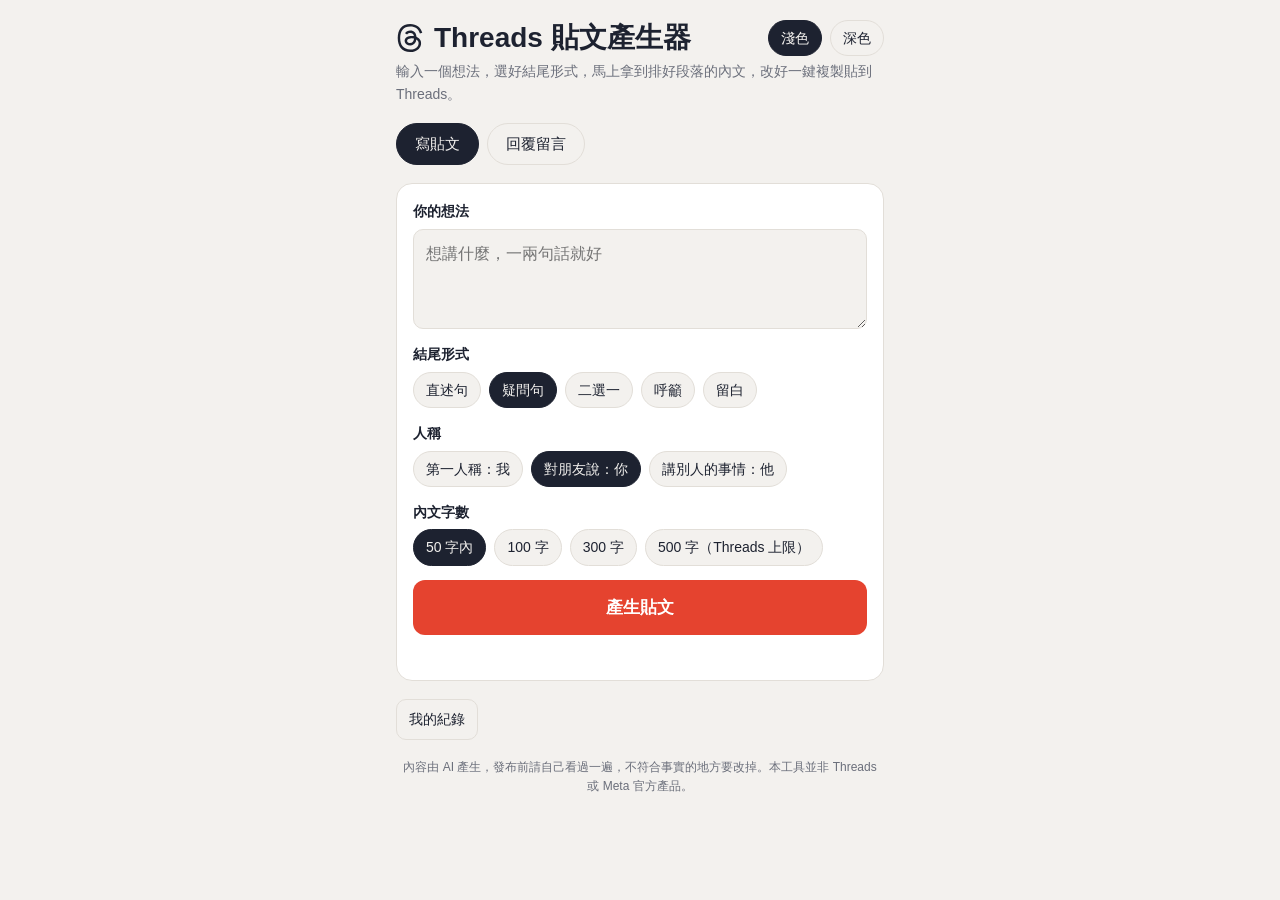
<file: liff/ig/index.html>
<!doctype html>
<html lang="zh-Hant">
<head>
<meta charset="utf-8">
<meta name="viewport" content="width=device-width, initial-scale=1, viewport-fit=cover">
<meta http-equiv="Content-Security-Policy" content="default-src 'self'; script-src 'self' https://static.line-scdn.net https://liffsdk.line-scdn.net; style-src 'self' 'unsafe-inline' https://fonts.googleapis.com; font-src https://fonts.gstatic.com; img-src 'self' data:; connect-src 'self' https://idly-junction-altitude.ngrok-free.dev https://hook.us2.make.com https://api.line.me https://*.line.me https://*.line-scdn.net https://uts-front.line-apps.com; object-src 'none'; base-uri 'none'; form-action 'none'">
<meta name="robots" content="noindex, nofollow">
<title>Threads 貼文產生器</title>
<link rel="preconnect" href="https://fonts.googleapis.com">
<link rel="preconnect" href="https://fonts.gstatic.com" crossorigin>
<link rel="stylesheet" href="https://fonts.googleapis.com/css2?family=Noto+Sans+TC:wght@400;500;700;900&display=swap">
<style>
:root {
--bg: #F3F1EE;
--card: #FFFFFF;
--ink: #1D2230;
--muted: #6B6F7B;
--line: #E2DED8;
--accent: #E5432F;
--focus: #2F5BD3;
--body: "Noto Sans TC", "PingFang TC", "Microsoft JhengHei", sans-serif;
}
@media (prefers-color-scheme: dark) { :root:not([data-theme="light"]) {
--bg: #15171D; --card: #1F222B; --ink: #ECEAE6; --muted: #9DA1AC; --line: #2E323D; --accent: #FF6450; --focus: #8EAAFF; color-scheme: dark } }
:root[data-theme="dark"] {
--bg: #15171D; --card: #1F222B; --ink: #ECEAE6; --muted: #9DA1AC; --line: #2E323D; --accent: #FF6450; --focus: #8EAAFF; color-scheme: dark }
* { box-sizing: border-box; }
[hidden] { display: none !important; }
html, body { margin: 0; }
body { background: var(--bg); color: var(--ink); font-family: var(--body); font-size: 15px; line-height: 1.6; }
.wrap { max-width: 520px; margin: 0 auto; padding-block: 20px 48px;
padding-left: max(16px, env(safe-area-inset-left, 0px)); padding-right: max(16px, env(safe-area-inset-right, 0px));
display: flex; flex-direction: column; gap: 18px; }
header { display: flex; flex-direction: column; gap: 4px; }
h1 { font-weight: 900; font-size: 28px; line-height: 1.2; margin: 0; }
.sub { color: var(--muted); margin: 0; font-size: 14px; }
.box { background: var(--card); border: 1px solid var(--line); border-radius: 16px; padding: 16px; display: flex; flex-direction: column; gap: 14px; }
label, .label { font-weight: 700; font-size: 14px; display: flex; justify-content: space-between; margin-bottom: 6px; }
.count { font-weight: 400; color: var(--muted); }
textarea { display: block; width: 100%; font: inherit; font-size: 16px; color: var(--ink); background: var(--bg);
border: 1px solid var(--line); border-radius: 10px; padding: 11px 12px; resize: vertical; }
textarea:focus-visible, button:focus-visible { outline: 2px solid var(--focus); outline-offset: 2px; }
.chips { display: flex; flex-wrap: wrap; gap: 8px; }
.chip { font: inherit; font-size: 14px; border: 1px solid var(--line); background: var(--bg); color: var(--ink);
padding: 6px 12px; border-radius: 999px; cursor: pointer; }
.chip[aria-pressed="true"] { background: var(--ink); color: var(--bg); border-color: var(--ink); }
.go { font: inherit; font-weight: 700; font-size: 17px; border: 0; border-radius: 12px; padding: 14px; cursor: pointer; background: var(--accent); color: #fff; }
.go:disabled, .ghost:disabled { opacity: .55; cursor: default; }
.ghost { font: inherit; font-size: 14px; background: none; border: 1px solid var(--line); color: var(--ink); border-radius: 10px; padding: 8px 12px; cursor: pointer; }
.row { display: flex; gap: 8px; flex-wrap: wrap; align-items: center; }
.row .go { flex: 1; font-size: 15px; padding: 11px; }
.status { font-size: 13px; color: var(--muted); min-height: 1.2em; margin: 0; }
.status.err { color: var(--accent); }
.saved-row { display: flex; align-items: center; gap: 8px; margin: 8px 0; }
.saved-row span { flex: 1; min-width: 0; overflow-wrap: anywhere; }
.head { display: flex; justify-content: space-between; align-items: center; gap: 12px; }
.brand { display: flex; align-items: center; gap: 10px; min-width: 0; }
.logo { width: 28px; height: 28px; flex: none; }
.count.over { color: var(--accent); font-weight: 700; }
.core p { margin: 0; color: var(--muted); }
.foot { color: var(--muted); font-size: 12px; text-align: center; margin: 0; }
.tabs .chip { font-size: 15px; padding: 8px 18px; }
.tip { color: var(--muted); font-size: 13px; margin: 0; }
</style>
</head>
<body>
<div class="wrap">
<header>
<div class="head"><div class="brand"><svg class="logo" viewBox="0 0 24 24" role="img" aria-label="Threads" xmlns="http://www.w3.org/2000/svg"><path fill="currentColor" d="M12.186 24h-.007c-3.581-.024-6.334-1.205-8.184-3.509C2.35 18.44 1.5 15.586 1.472 12.01v-.017c.03-3.579.879-6.43 2.525-8.482C5.845 1.205 8.6.024 12.18 0h.014c2.746.02 5.043.725 6.826 2.098 1.677 1.29 2.858 3.13 3.509 5.467l-2.04.569c-1.104-3.96-3.898-5.984-8.304-6.015-2.91.022-5.11.936-6.54 2.717C4.307 6.504 3.616 8.914 3.589 12c.027 3.086.718 5.496 2.057 7.164 1.43 1.783 3.631 2.698 6.54 2.717 2.623-.02 4.358-.631 5.8-2.045 1.647-1.613 1.618-3.593 1.09-4.798-.31-.71-.873-1.3-1.634-1.75-.192 1.352-.622 2.446-1.284 3.272-.886 1.102-2.14 1.704-3.73 1.79-1.202.065-2.361-.218-3.259-.801-1.063-.689-1.685-1.74-1.752-2.964-.065-1.19.408-2.285 1.33-3.082.88-.76 2.119-1.207 3.583-1.291a13.853 13.853 0 0 1 3.02.142c-.126-.742-.375-1.332-.75-1.757-.513-.586-1.308-.883-2.359-.89h-.029c-.844 0-1.992.232-2.721 1.32L7.734 7.847c.98-1.454 2.568-2.256 4.478-2.256h.044c3.194.02 5.097 1.975 5.287 5.388.108.046.216.094.321.142 1.49.7 2.58 1.761 3.154 3.07.797 1.82.871 4.79-1.548 7.158-1.85 1.81-4.094 2.628-7.277 2.65Zm1.003-11.69c-.242 0-.487.007-.739.021-1.836.103-2.98.946-2.916 2.143.067 1.256 1.452 1.839 2.784 1.767 1.224-.065 2.818-.543 3.086-3.71a10.5 10.5 0 0 0-2.215-.221z"/></svg><h1>Threads 貼文產生器</h1></div>
<div class="chips" id="theme" role="group" aria-label="主題配色">
<button type="button" class="chip" data-v="light" aria-pressed="false">淺色</button>
<button type="button" class="chip" data-v="dark" aria-pressed="false">深色</button>
</div></div>
<p class="sub" id="sub">輸入一個想法，選好結尾形式，馬上拿到排好段落的內文，改好一鍵複製貼到 Threads。</p>
</header>
<div class="chips tabs" id="tab" role="group" aria-label="功能">
<button type="button" class="chip" data-v="post" aria-pressed="true">寫貼文</button>
<button type="button" class="chip" data-v="reply" aria-pressed="false">回覆留言</button>
</div>
<section class="box" id="replyForm" hidden>
<div>
<label for="post">對方的貼文或留言</label>
<textarea id="post" rows="6" placeholder="把對方的文字整段貼上"></textarea>
</div>
<div>
<span class="label" id="rlenLabel">回覆字數</span>
<div class="chips" id="rlen" role="group" aria-labelledby="rlenLabel">
<button type="button" class="chip" data-v="50" aria-pressed="false">50 字</button>
<button type="button" class="chip" data-v="100" aria-pressed="false">100 字</button>
<button type="button" class="chip" data-v="200" aria-pressed="true">200 字</button>
<button type="button" class="chip" data-v="300" aria-pressed="false">300 字</button>
</div>
</div>
<button class="go" id="rgo" type="button">產生回覆</button>
<p class="status" id="rstatus" aria-live="polite"></p>
<p class="tip">回覆前改一兩句，加進你自己的話；短時間大量留言，可能被 Threads 當成垃圾訊息。</p>
</section>
<section class="box" id="postForm">
<div>
<label for="idea">你的想法</label>
<textarea id="idea" rows="3" placeholder="想講什麼，一兩句話就好"></textarea>
</div>
<div>
<span class="label" id="endLabel">結尾形式</span>
<div class="chips" id="end" role="group" aria-labelledby="endLabel">
<button type="button" class="chip" data-v="直述句" aria-pressed="false">直述句</button>
<button type="button" class="chip" data-v="疑問句" aria-pressed="true">疑問句</button>
<button type="button" class="chip" data-v="二選一" aria-pressed="false">二選一</button>
<button type="button" class="chip" data-v="呼籲" aria-pressed="false">呼籲</button>
<button type="button" class="chip" data-v="留白" aria-pressed="false">留白</button>
</div>
</div>
<div>
<span class="label" id="voiceLabel">人稱</span>
<div class="chips" id="voice" role="group" aria-labelledby="voiceLabel">
<button type="button" class="chip" data-v="我" aria-pressed="false">第一人稱：我</button>
<button type="button" class="chip" data-v="你" aria-pressed="true">對朋友說：你</button>
<button type="button" class="chip" data-v="他" aria-pressed="false">講別人的事情：他</button>
</div>
</div>
<div>
<span class="label" id="lenLabel">內文字數</span>
<div class="chips" id="len" role="group" aria-labelledby="lenLabel">
<button type="button" class="chip" data-v="50" aria-pressed="true">50 字內</button>
<button type="button" class="chip" data-v="100" aria-pressed="false">100 字</button>
<button type="button" class="chip" data-v="300" aria-pressed="false">300 字</button>
<button type="button" class="chip" data-v="500" aria-pressed="false">500 字（Threads 上限）</button>
</div>
</div>
<button class="go" id="go" type="button">產生貼文</button>
<p class="status" id="status" aria-live="polite"></p>
</section>
<section class="box" id="result" hidden>
<div class="core" id="coreBox"><span class="label">這篇的主旨（不會複製，只給你檢查方向）</span><p id="core"></p></div>
<div>
<label for="caption"><span id="captionLabel">內文</span> <span class="count" id="count"></span></label>
<textarea id="caption" rows="10"></textarea>
</div>
<div class="row">
<button class="go" id="copy" type="button">複製到剪貼簿</button>
<button class="ghost" id="save" type="button">存檔</button>
</div>
<p class="status" id="saved" aria-live="polite"></p>
</section>
<div class="row"><button class="ghost" id="savedBtn" type="button">我的紀錄</button></div>
<div class="box" id="savedList" hidden></div>
<p class="foot">內容由 AI 產生，發布前請自己看過一遍，不符合事實的地方要改掉。本工具並非 Threads 或 Meta 官方產品。</p>
</div>
<script src="https://static.line-scdn.net/liff/edge/versions/2.31.2/sdk.js"></script>
<script src="app.js?v=20261105-1"></script>
</body>
</html>
</file>
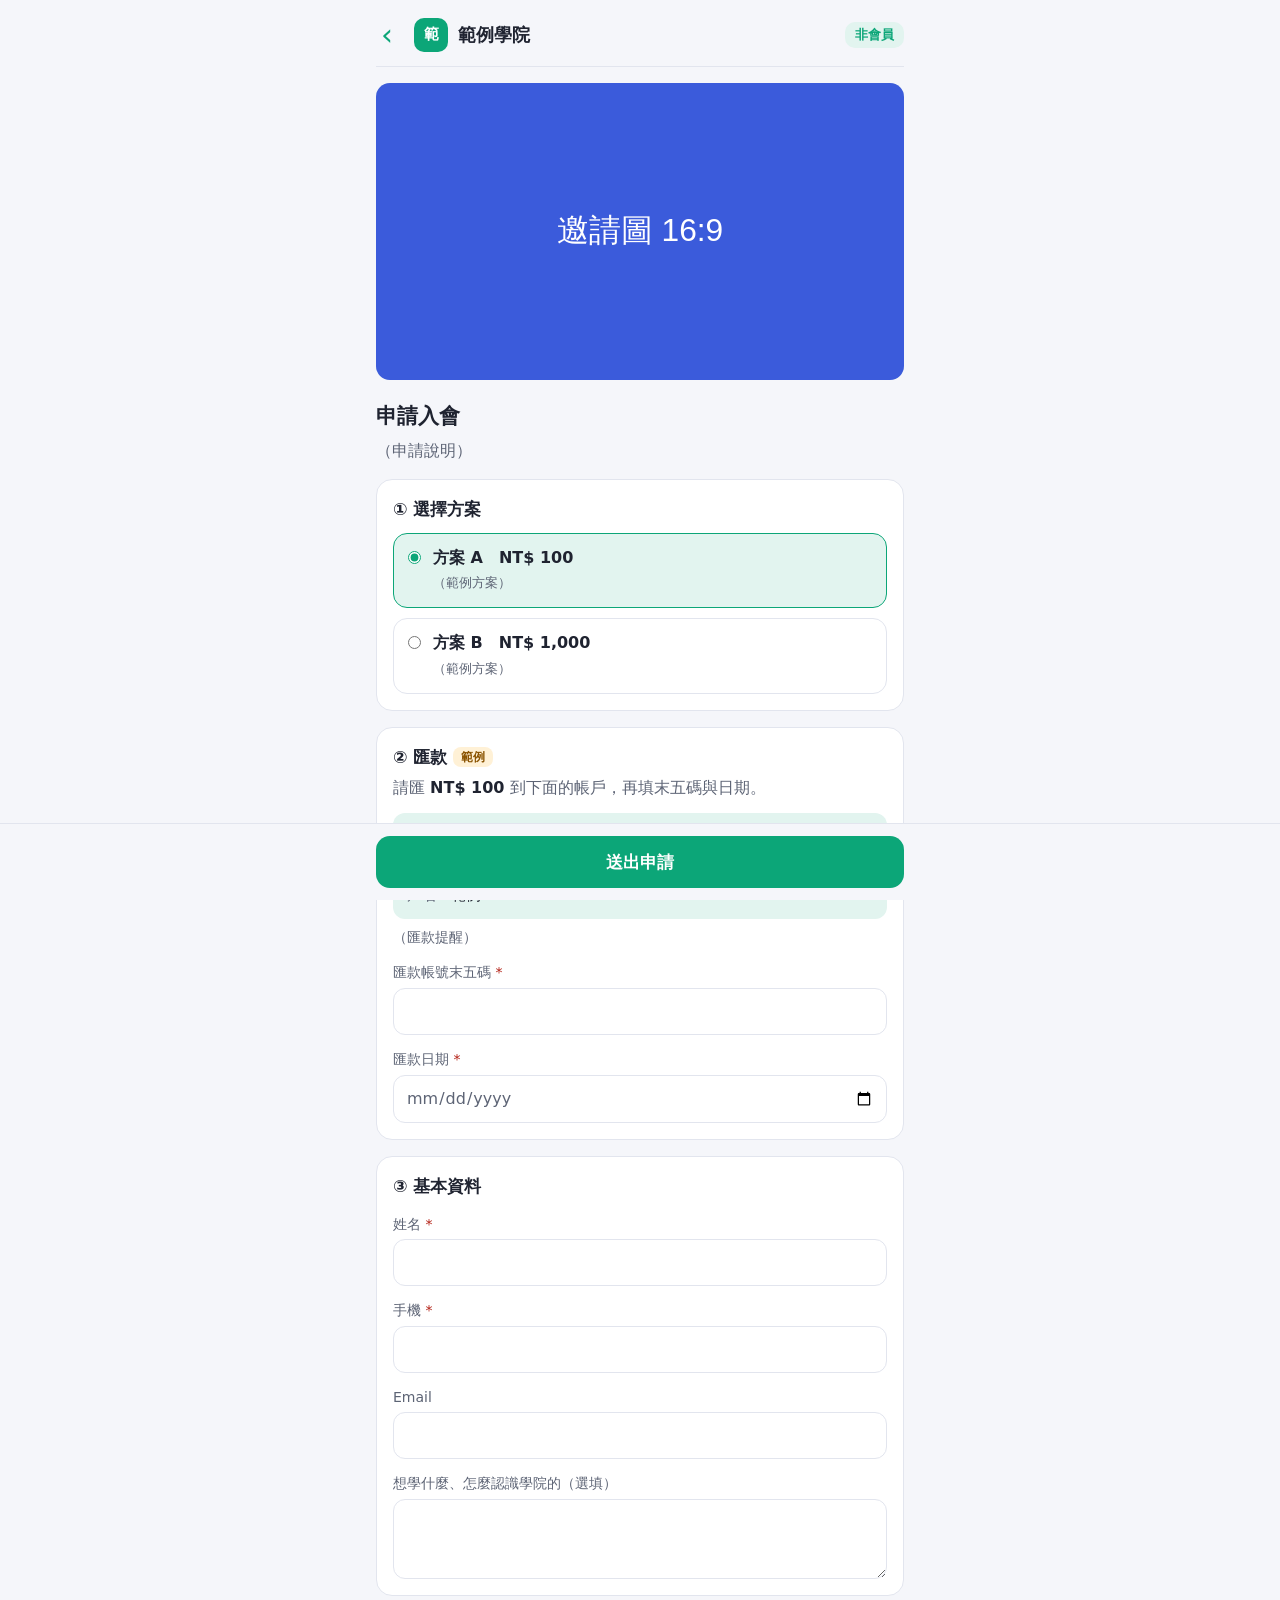
<file: liff/member/index.html>
<!doctype html>
<html lang="zh-Hant">
<head>
<meta charset="utf-8">
<meta name="viewport" content="width=device-width, initial-scale=1, viewport-fit=cover">
<meta http-equiv="Content-Security-Policy" content="default-src 'self'; script-src 'self' https://static.line-scdn.net https://liffsdk.line-scdn.net; style-src 'self' 'unsafe-inline'; img-src 'self' data: blob: https:; connect-src 'self' https://idly-junction-altitude.ngrok-free.dev https://hook.us2.make.com https://api.line.me https://*.line.me https://*.line-scdn.net https://uts-front.line-apps.com; frame-src https://*.line.me; media-src https: blob:; object-src 'none'; base-uri 'none'; form-action 'none'">
<meta name="referrer" content="strict-origin-when-cross-origin">
<meta name="robots" content="noindex, nofollow">
<title>學院</title>
<style>
:root{
--bg:#F5F6FA;--card:#FFFFFF;--text:#1F2330;--soft:#5D6475;--muted:#8A90A0;--line:#E2E5EE;
--brand:#3B5BDB;--on-brand:#FFFFFF;--brand-bg:#E8EDFD;--accent:#F59F00;--accent-bg:#FFF4DB;
--green:#2B7A3D;--green-bg:#E3F1E6;--amber:#8A5300;--amber-bg:#FFF1D6;--red:#B42318;--red-bg:#FDE7E5;
}
@media (prefers-color-scheme:dark){:root{
--bg:#13151C;--card:#1D2029;--text:#E9EBF2;--soft:#AEB4C4;--muted:#7F8698;--line:#323746;
--brand:#8DA2FB;--on-brand:#13151C;--brand-bg:#232B4A;--accent:#FFC24D;--accent-bg:#3A2E12;
--green:#6BC283;--green-bg:#1E3325;--amber:#F2B451;--amber-bg:#3A2C12;--red:#F2867B;--red-bg:#3D1E1B;
}}
*{box-sizing:border-box;margin:0;padding:0}
html,body{background:var(--bg);color:var(--text);font-family:"Noto Sans TC","PingFang TC","Microsoft JhengHei",system-ui,sans-serif;font-size:16px;line-height:1.55}
button,input,textarea{font:inherit;color:inherit}
button{cursor:pointer;border:none;background:none}
.wrap{max-width:560px;margin:0 auto;padding:0 16px 120px}
header{padding:18px 0 14px;border-bottom:1px solid var(--line);display:flex;align-items:center;gap:10px}
.back{width:34px;height:34px;margin-left:-6px;border-radius:10px;display:grid;place-items:center;font-size:30px;line-height:1;color:var(--brand);flex:none}
.back:active{background:var(--brand-bg)}
.mark[hidden]{display:none}
.mark{width:34px;height:34px;border-radius:10px;background:var(--brand);color:var(--on-brand);display:grid;place-items:center;font-weight:800;font-size:15px}
.brand{font-weight:800;font-size:18px}
.badge{margin-left:auto;font-size:13px;font-weight:700;border-radius:10px;padding:3px 10px;white-space:nowrap}
.badge.guest{background:var(--brand-bg);color:var(--brand)}
.badge.pending{background:var(--amber-bg);color:var(--amber)}
.badge.member{background:var(--green-bg);color:var(--green)}
.badge.premium{background:var(--accent-bg);color:var(--accent)}
.badge.expired{background:var(--red-bg);color:var(--red)}
.badge.banned{background:var(--red-bg);color:var(--red)}
h1{font-size:21px;margin:20px 0 6px}
.lead{color:var(--soft)}
.score{display:inline-block;margin:0 0 8px;padding:2px 12px;border-radius:999px;background:var(--accent-bg);color:var(--amber);font-size:14px;font-weight:700}
.card{background:var(--card);border:1px solid var(--line);border-radius:16px;padding:16px;margin-top:16px}
.card h2{font-size:17px;margin-bottom:6px}
.status{text-align:center;padding:28px 12px}
.status .big{font-size:44px;line-height:1}
.status h2{font-size:19px;margin:10px 0 6px}
label.f{display:block;margin-top:14px;font-size:14px;color:var(--soft)}
label.f b{color:var(--red);font-weight:400}
label.f input,label.f textarea{display:block;width:100%;margin-top:4px;border:1px solid var(--line);background:var(--card);border-radius:12px;padding:10px 12px;font-size:16px}
label.f textarea{min-height:80px;resize:vertical}
.plans{display:grid;gap:10px;margin-top:10px}
.plan{display:flex;gap:12px;align-items:flex-start;border:1.5px solid var(--line);border-radius:14px;padding:12px 14px;cursor:pointer}
.plan input{margin-top:5px;accent-color:var(--brand)}
.plan b{display:block}
.plan small{color:var(--soft)}
.plan.on{border-color:var(--brand);background:var(--brand-bg)}
.bank{margin-top:12px;border-radius:12px;background:var(--brand-bg);padding:12px 14px;font-size:15px}
.demo{display:inline-block;margin-left:6px;font-size:12px;font-weight:700;color:var(--amber);background:var(--amber-bg);border-radius:8px;padding:1px 8px;vertical-align:2px}
.bar{position:fixed;left:0;right:0;bottom:0;background:var(--bg);border-top:1px solid var(--line);padding:12px 16px calc(12px + env(safe-area-inset-bottom))}
.bar .in{max-width:528px;margin:0 auto}
.primary{width:100%;height:52px;border-radius:14px;background:var(--brand);color:var(--on-brand);font-weight:700;font-size:17px}
.primary:disabled{opacity:.45}
.links{display:grid;gap:10px;margin-top:16px}
.link{display:flex;align-items:center;gap:12px;background:var(--card);border:1px solid var(--line);border-radius:14px;padding:14px;text-decoration:none;color:inherit}
.link .ic{font-size:26px}
.link b{display:block}
.link small{color:var(--soft)}
dl{display:grid;grid-template-columns:auto 1fr;gap:6px 14px;font-size:15px}
dt{color:var(--soft)}
.toast{position:fixed;left:50%;bottom:100px;transform:translateX(-50%);background:var(--text);color:var(--bg);padding:10px 16px;border-radius:12px;z-index:9;max-width:90%}
.blocked{text-align:center;color:var(--soft);padding:48px 12px}
.blocked h2{color:var(--text);font-size:19px;margin-bottom:8px}
.ghost{color:var(--brand);font-weight:700;margin-top:10px}
.dots{display:inline-flex;gap:4px;margin-left:6px;vertical-align:middle}
.dots i{width:6px;height:6px;border-radius:50%;background:currentColor;opacity:.35;animation:dot 1.2s ease-in-out infinite}
.dots i:nth-child(2){animation-delay:.2s}
.dots i:nth-child(3){animation-delay:.4s}
@keyframes dot{0%,60%,100%{transform:translateY(0);opacity:.35}30%{transform:translateY(-5px);opacity:1}}
@media (prefers-reduced-motion:reduce){.dots i{animation:none;opacity:.7}}
.player{position:relative;margin-top:16px;border-radius:14px;overflow:hidden;background:#000;aspect-ratio:16/9}
.player video{display:block;width:100%;height:100%}
.wm{position:absolute;left:8%;top:12%;color:rgba(255,255,255,.45);font-size:14px;font-weight:700;text-shadow:0 0 3px rgba(0,0,0,.6);pointer-events:none;user-select:none;animation:wm 24s linear infinite}
@keyframes wm{0%{left:8%;top:12%}25%{left:62%;top:20%}50%{left:55%;top:72%}75%{left:10%;top:64%}100%{left:8%;top:12%}}
.entries{display:grid;grid-template-columns:1fr 1fr;gap:10px;margin-top:12px}
.entries .entry:last-child:nth-child(odd){grid-column:1/-1;aspect-ratio:auto;height:calc((min(100vw, 560px) - 42px) / 2 * 9 / 16)}
.entries .entry:last-child:nth-child(odd) img{object-position:50% 30%}
.entry{position:relative;aspect-ratio:16/9;border-radius:14px;overflow:hidden;background:#1B1640;color:#fff;text-align:left;border:2px solid transparent}
.entry img{position:absolute;inset:0;width:100%;height:100%;object-fit:cover}
.entry .en{position:absolute;left:0;right:0;bottom:0;padding:22px 12px 10px;background:linear-gradient(transparent,rgba(0,0,0,.55));text-shadow:0 1px 6px rgba(0,0,0,.45)}
.entry b{display:block;font-size:20px;line-height:1.25;letter-spacing:.5px}
.entry small{display:block;font-size:13px;opacity:.9;margin-top:2px;white-space:nowrap;overflow:hidden;text-overflow:ellipsis}
.entry.on{border-color:var(--accent)}
.sec{display:flex;align-items:center;justify-content:space-between;margin:22px 0 10px}
.sec h2{font-size:17px}
.chip{font-size:13px;font-weight:700;color:var(--brand);background:var(--brand-bg);border-radius:10px;padding:4px 10px}
.pager{display:flex;align-items:center;justify-content:center;gap:16px;margin-top:16px;color:var(--soft)}
.pager button{font-weight:700;color:var(--brand);padding:8px 10px}
.pager button:disabled{opacity:.35}
.notice{margin-top:14px;border-radius:12px;background:var(--amber-bg);color:var(--amber);padding:10px 14px;font-size:15px}
.cover{display:block;width:100%;aspect-ratio:16/9;object-fit:cover;border-radius:14px;background:var(--brand-bg);margin-top:16px}
.cover.ph{display:grid;place-items:center;color:var(--brand);font-weight:800;font-size:20px}
.cover-wrap{position:relative}
.cover-wrap .cover{margin-top:0}
.lock{position:absolute;right:8px;bottom:8px;background:rgba(0,0,0,.62);color:#fff;font-size:13px;font-weight:700;border-radius:8px;padding:2px 8px}
.meta{color:var(--muted);font-size:13px;margin-top:10px}
.tag{display:inline-block;font-size:12px;font-weight:700;color:var(--brand);background:var(--brand-bg);border-radius:8px;padding:1px 8px}
.post .cover{margin:-16px -16px 0;width:calc(100% + 32px);border-radius:16px 16px 0 0}
.post h2{margin-top:2px}
.body{white-space:pre-line;color:var(--soft)}
.grid{display:grid;gap:14px;margin-top:6px}
.grid .card{margin-top:0}
.item{display:block;padding:0;overflow:hidden}
.item>a{display:block;text-decoration:none;color:inherit}
.acts{display:flex;gap:8px;padding:0 14px 14px}
.act{flex:1;height:42px;border-radius:12px;font-weight:700;background:var(--brand-bg);color:var(--brand)}
.act.go{background:var(--brand);color:var(--on-brand)}
.act:disabled{opacity:.45}
.item .cover,.item .cover-wrap .cover{border-radius:0}
.item h2{padding:12px 14px 0;font-size:16px}
.item .lead{padding:0 14px 14px;font-size:14px;white-space:nowrap;overflow:hidden;text-overflow:ellipsis}
.detail h1{margin-top:12px}
.cta{display:grid;gap:8px;margin-top:18px}
.cta .ghost{text-align:center}
.btn{display:grid;place-items:center;text-decoration:none}
.stats{display:grid;grid-template-columns:repeat(4,1fr);gap:8px;margin-top:12px}
.stat{background:var(--card);border:1px solid var(--line);border-radius:12px;padding:8px 4px;text-align:center;font:inherit;color:inherit;cursor:pointer}
.stat b{display:block;font-size:22px;line-height:1.2}
.stat small{color:var(--soft);font-size:12px}
.stat.total{background:var(--brand);border-color:var(--brand);color:var(--on-brand)}
.stat.total small{color:var(--on-brand);opacity:.85}
.stat.hot{background:var(--amber-bg);border-color:var(--amber);color:var(--amber)}
.stat.on{box-shadow:0 0 0 2px var(--accent)}
.notice.preview{display:flex;align-items:center;justify-content:space-between;gap:10px;margin-top:12px}
.views{display:flex;flex-wrap:wrap;gap:8px;margin-top:12px}
.chip.on{background:var(--brand);color:var(--on-brand)}
.search{margin-top:14px}
.rows{display:grid;gap:8px;margin-top:12px}
.row{background:var(--card);border:1px solid var(--line);border-radius:14px;padding:12px 14px;cursor:pointer}
.row.open{border-color:var(--brand)}
.row-head{display:flex;align-items:center;gap:8px}
.row-head .badge{margin-left:auto}
.row small{color:var(--soft)}
.lead-box{display:grid;gap:10px;margin-top:12px;cursor:default}
.copy{display:flex;align-items:center;gap:8px}
.copy span{flex:1}
.copy .act{flex:none;padding:0 14px}
.conv{border-top:1px solid var(--line);padding-top:10px}
.conv .meta{margin:0}
label.check{display:flex;align-items:center;gap:8px;margin-top:12px;font-size:14px;color:var(--soft)}
label.check input{width:18px;height:18px;accent-color:var(--brand)}
.info{margin-top:12px;font-size:14px}
.ops{display:flex;flex-wrap:wrap;gap:8px;margin-top:12px}
.op{flex:1;min-width:120px;height:44px;border-radius:12px;font-weight:700;background:var(--brand);color:var(--on-brand)}
.op.premium{background:var(--accent);color:#1F2330}
.op.ban{background:var(--red-bg);color:var(--red)}
.op.admin_add,.op.admin_remove{background:var(--card);color:var(--text);border:1px solid var(--line)}
</style>
</head>
<body>
<div class="wrap">
<header><button class="back" id="back" type="button" aria-label="回上一頁">‹</button><span class="mark" id="mark" hidden></span><span class="brand" id="brand">學院</span><span id="badge"></span></header>
<main id="app"><p class="blocked" role="status">讀取中<span class="dots" aria-hidden="true"><i></i><i></i><i></i></span></p></main>
</div>
<div class="bar" id="bar" hidden><div class="in" id="barIn"></div></div>
<script src="https://static.line-scdn.net/liff/edge/versions/2.31.2/sdk.js"></script>
<script src="app.js?v=20261103-4"></script>
</body>
</html>
</file>
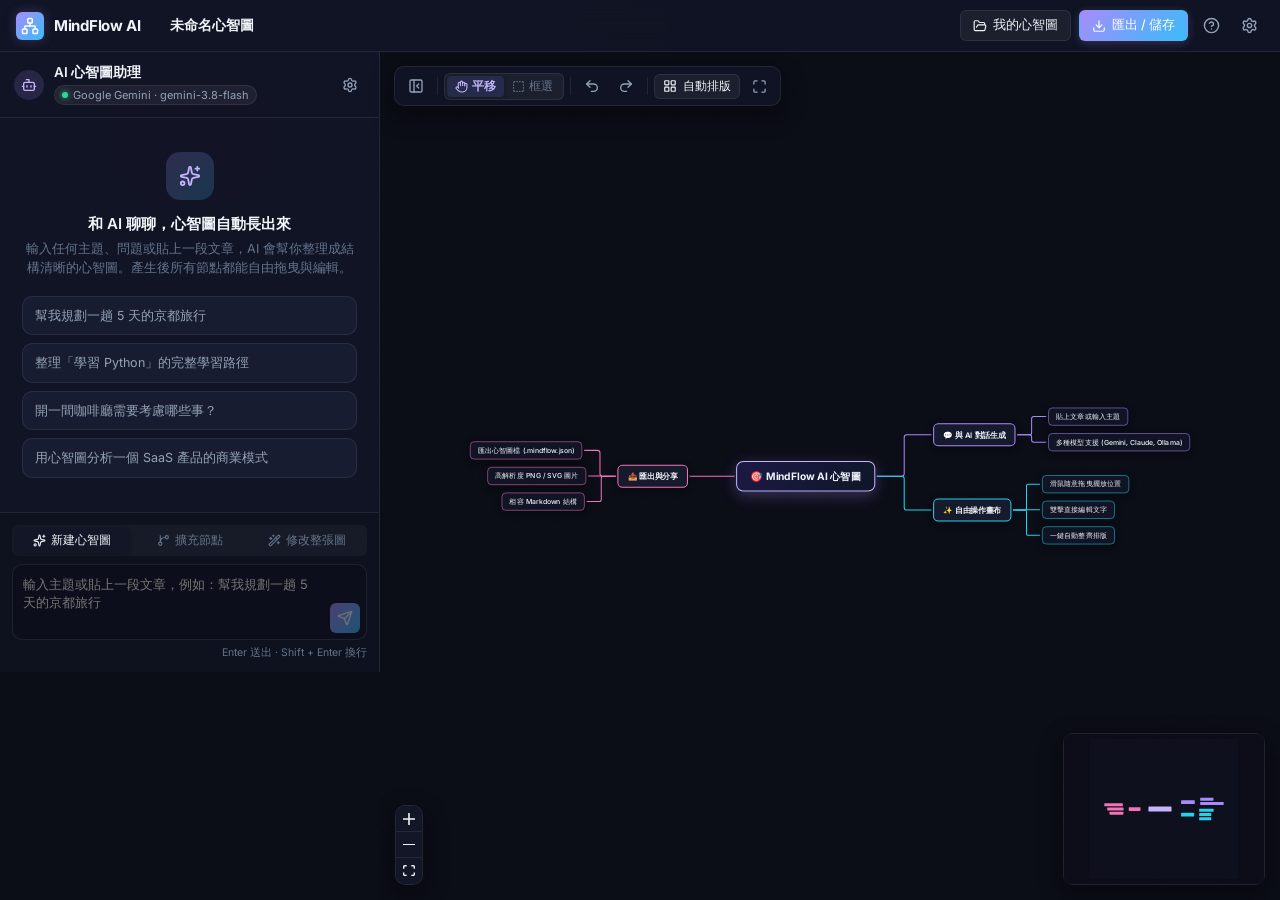
<file: liff/mindmap/index.html>
<!doctype html>
<html lang="zh-Hant">
  <head>
    <meta charset="UTF-8" />
    <link rel="icon" type="image/svg+xml" href="./favicon.svg" />
    <meta name="viewport" content="width=device-width, initial-scale=1.0" />
    <meta name="theme-color" content="#0b0d17" />
    <title>MindFlow AI｜和 AI 對話，自動生成可自由拖曳的心智圖</title>
    <meta
      name="description"
      content="MindFlow AI 是一款 AI 心智圖工具：和 AI 對話即可自動產生心智圖，節點可自由拖曳、編輯，並支援匯出 PNG、SVG、Markdown 與心智圖檔。"
    />
    <meta property="og:title" content="MindFlow AI｜AI 心智圖工具" />
    <meta property="og:description" content="和 AI 對話，自動畫出可自由拖曳的心智圖。支援 Gemini、OpenAI、Claude 與本機 Ollama。" />
    <meta property="og:type" content="website" />
    <script type="module" crossorigin src="./assets/index-DETfNoTk.js"></script>
    <link rel="stylesheet" crossorigin href="./assets/index-DqvNWY1V.css">
  </head>
  <body>
    <div id="root"></div>
  </body>
</html>
</file>
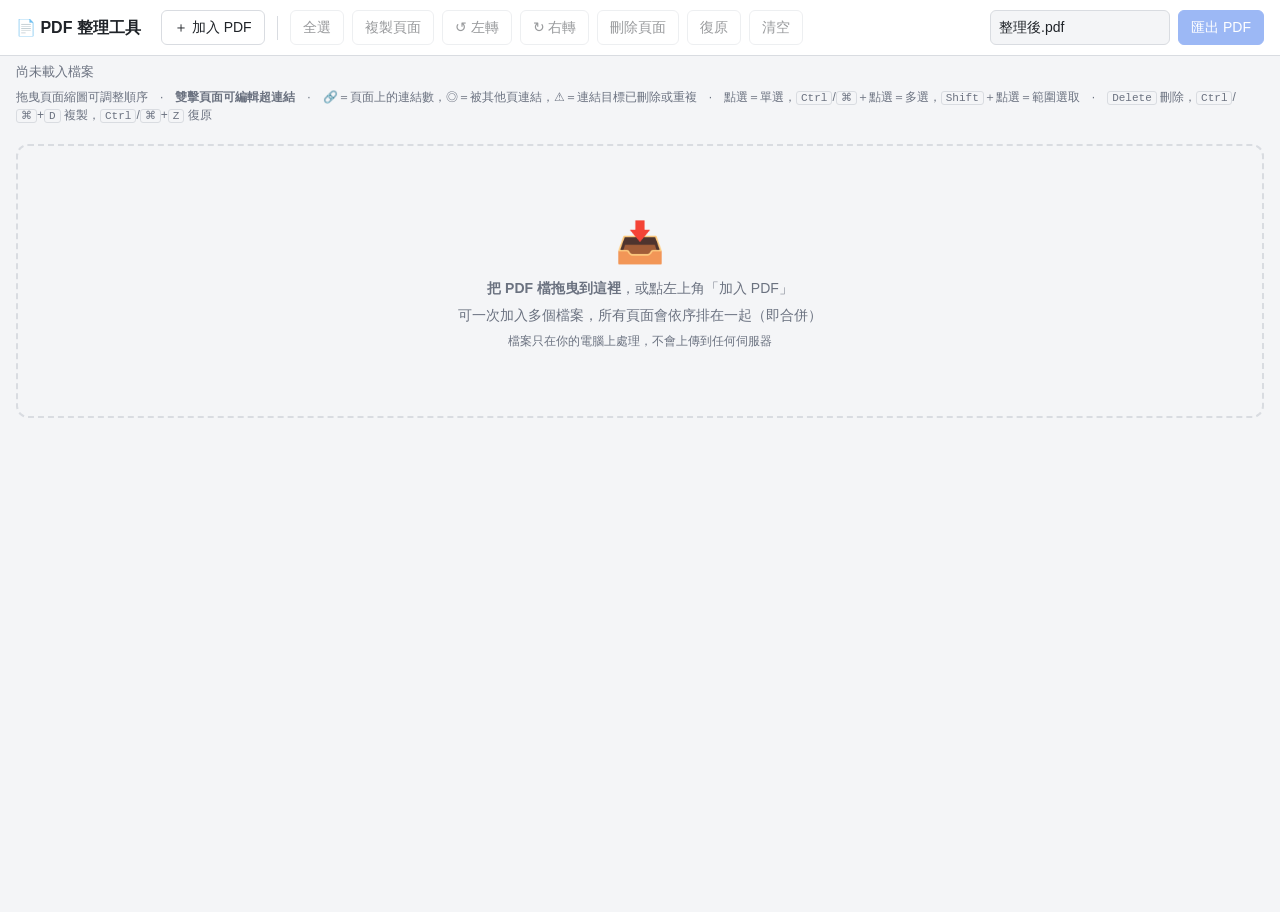
<file: liff/pdf/index.html>
<!doctype html>
<html lang="zh-Hant">
<head>
<meta charset="utf-8">
<meta name="viewport" content="width=device-width, initial-scale=1">
<title>PDF 整理工具</title>
<script src="lib/pdf.min.js"></script>
<script src="lib/pdf.worker.min.js"></script>
<script src="lib/pdf-lib.min.js"></script>
<script src="lib/Sortable.min.js"></script>
<style>
:root {
--bg: #f4f5f7; --panel: #ffffff; --text: #1f2328; --muted: #6b7280;
--border: #d9dce1; --accent: #2563eb; --accent-soft: #dbe7ff;
--danger: #dc2626; --shadow: 0 1px 3px rgba(0,0,0,.08);
}
@media (prefers-color-scheme: dark) {
:root:not([data-theme="light"]) {
--bg: #17191c; --panel: #22252a; --text: #e6e8eb; --muted: #9aa1ab;
--border: #363a41; --accent: #5b8cff; --accent-soft: #263553;
--danger: #f87171; --shadow: 0 1px 3px rgba(0,0,0,.4);
}
}
* { box-sizing: border-box; }
body { margin: 0; background: var(--bg); color: var(--text);
font: 14px/1.5 -apple-system, BlinkMacSystemFont, "Segoe UI", "PingFang TC", "Microsoft JhengHei", sans-serif; }
header { position: sticky; top: 0; z-index: 10; background: var(--panel); border-bottom: 1px solid var(--border);
padding: 10px 16px; display: flex; flex-wrap: wrap; gap: 8px; align-items: center; }
h1 { font-size: 16px; margin: 0 12px 0 0; white-space: nowrap; }
button, .btn { font: inherit; border: 1px solid var(--border); background: var(--panel); color: var(--text);
padding: 6px 12px; border-radius: 6px; cursor: pointer; white-space: nowrap; }
button:hover:not(:disabled), .btn:hover { border-color: var(--accent); }
button:disabled { opacity: .45; cursor: default; }
button.primary { background: var(--accent); border-color: var(--accent); color: #fff; }
button.danger:not(:disabled) { color: var(--danger); }
.sep { width: 1px; height: 24px; background: var(--border); margin: 0 4px; }
.spacer { flex: 1; }
input[type=text] { font: inherit; padding: 6px 8px; border: 1px solid var(--border); border-radius: 6px;
background: var(--bg); color: var(--text); width: 180px; }
#status { color: var(--muted); font-size: 13px; padding: 6px 16px; }
#sources { display: flex; flex-wrap: wrap; gap: 6px; padding: 0 16px; }
.src-chip { display: inline-flex; align-items: center; gap: 6px; font-size: 12px; padding: 2px 8px;
border: 1px solid var(--border); border-radius: 999px; background: var(--panel); }
.dot { width: 9px; height: 9px; border-radius: 50%; flex: none; }
main { padding: 12px 16px 80px; min-height: calc(100vh - 120px); }
#grid { display: grid; grid-template-columns: repeat(auto-fill, minmax(168px, 1fr)); gap: 14px; }
.card { position: relative; background: var(--panel); border: 2px solid transparent; border-radius: 8px;
padding: 8px; box-shadow: var(--shadow); cursor: grab; user-select: none; }
.card.selected { border-color: var(--accent); background: var(--accent-soft); }
.card.ghost { opacity: .35; }
.thumb { width: 100%; aspect-ratio: 1; display: flex; align-items: center; justify-content: center; overflow: hidden; }
.thumb img { max-width: 100%; max-height: 100%; background: #fff; box-shadow: 0 0 0 1px rgba(0,0,0,.12);
transition: transform .15s; pointer-events: none; }
.thumb img:not([src]) { width: 70%; height: 90%; }
.meta { display: flex; align-items: center; gap: 6px; margin-top: 6px; font-size: 12px; }
.num { font-weight: 600; }
.from { color: var(--muted); overflow: hidden; text-overflow: ellipsis; white-space: nowrap; }
.tools { position: absolute; top: 6px; right: 6px; display: none; gap: 4px; }
.card:hover .tools { display: flex; }
.tools button { padding: 2px 6px; font-size: 13px; line-height: 1.3; box-shadow: var(--shadow); }
#empty { border: 2px dashed var(--border); border-radius: 12px; padding: 60px 20px; text-align: center; color: var(--muted); }
#empty p { margin: 6px 0; }
body.dragover main { outline: 3px dashed var(--accent); outline-offset: -8px; }
.hint { font-size: 12px; color: var(--muted); padding: 0 16px 8px; }
kbd { font: 11px ui-monospace, monospace; border: 1px solid var(--border); border-radius: 3px; padding: 0 4px; }
#busy { position: fixed; inset: 0; background: rgba(0,0,0,.35); display: none; align-items: center;
justify-content: center; z-index: 50; color: #fff; font-size: 16px; }
#busy.on { display: flex; }
.badges { position: absolute; top: 6px; left: 6px; display: flex; flex-direction: column; gap: 3px; align-items: flex-start; }
.badge { font-size: 11px; line-height: 1.4; padding: 0 6px; border-radius: 999px; background: var(--panel);
border: 1px solid var(--border); box-shadow: var(--shadow); white-space: nowrap; }
.badge.warn { background: #fef3c7; border-color: #f59e0b; color: #92400e; }
.badge.bad { background: #fee2e2; border-color: #ef4444; color: #991b1b; }
#status .warn { color: #b45309; font-weight: 600; }
dialog { border: 1px solid var(--border); border-radius: 10px; background: var(--panel); color: var(--text);
padding: 0; width: min(720px, calc(100vw - 32px)); max-height: calc(100vh - 64px); }
dialog::backdrop { background: rgba(0,0,0,.45); }
.dlg-head { padding: 14px 18px; border-bottom: 1px solid var(--border); }
.dlg-head h2 { font-size: 16px; margin: 0 0 4px; }
.dlg-head p { margin: 0; color: var(--muted); font-size: 13px; }
.dlg-body { padding: 8px 18px; overflow: auto; max-height: calc(100vh - 220px); }
.dlg-foot { padding: 12px 18px; border-top: 1px solid var(--border); display: flex; justify-content: flex-end; gap: 8px; }
.link-row { display: flex; gap: 12px; align-items: center; padding: 10px 0; border-bottom: 1px solid var(--border); }
.link-row:last-child { border-bottom: 0; }
.link-row .desc { flex: 1; min-width: 0; font-size: 13px; }
.link-row .desc b { display: block; margin-bottom: 2px; }
.link-row select { font: inherit; font-size: 13px; padding: 4px; border-radius: 6px; border: 1px solid var(--border);
background: var(--bg); color: var(--text); max-width: 100%; margin-top: 6px; }
.link-row .prev { width: 64px; height: 64px; flex: none; display: flex; align-items: center; justify-content: center; }
.link-row .prev img { max-width: 100%; max-height: 100%; box-shadow: 0 0 0 1px rgba(0,0,0,.15); background: #fff; }
.tag { display: inline-block; font-size: 11px; padding: 0 6px; border-radius: 4px; margin-right: 4px; }
.tag.bad { background: #fee2e2; color: #991b1b; } .tag.warn { background: #fef3c7; color: #92400e; }
#editDlg { width: min(1280px, calc(100vw - 24px)); height: calc(100vh - 24px); max-height: none; }
#editDlg[open] { display: grid; grid-template-rows: auto 1fr auto; }
.ed-head { display: flex; align-items: center; gap: 8px; padding: 10px 14px; border-bottom: 1px solid var(--border); }
.ed-head h2 { font-size: 15px; margin: 0; flex: 1; min-width: 0; overflow: hidden; text-overflow: ellipsis; white-space: nowrap; }
.ed-main { display: grid; grid-template-columns: 1fr 320px; min-height: 0; }
#edStage { overflow: auto; background: var(--bg); display: flex; align-items: center; justify-content: center; padding: 16px; min-height: 0; }
#edPage { position: relative; flex: none; box-shadow: 0 2px 10px rgba(0,0,0,.2); background: #fff; }
#edCanvas { display: block; }
#edOverlay { position: absolute; inset: 0; cursor: crosshair; touch-action: none; }
.box { position: absolute; border: 2px dashed #2563eb; background: rgba(37,99,235,.10); cursor: move; }
.box.url { border-color: #16a34a; background: rgba(22,163,74,.10); }
.box.other { border-color: #64748b; background: rgba(100,116,139,.10); }
.box.bad { border-color: #dc2626; background: rgba(220,38,38,.10); }
.box.sel { border-style: solid; box-shadow: 0 0 0 2px rgba(255,255,255,.9); }
.box-label { position: absolute; left: -2px; bottom: 100%; font-size: 11px; line-height: 1.5; padding: 0 5px; white-space: nowrap;
background: #2563eb; color: #fff; border-radius: 3px 3px 0 0; pointer-events: none; max-width: 260px; overflow: hidden; text-overflow: ellipsis; }
.box.url .box-label { background: #16a34a; } .box.other .box-label { background: #64748b; } .box.bad .box-label { background: #dc2626; }
.h { position: absolute; width: 10px; height: 10px; background: #fff; border: 2px solid #111; border-radius: 2px; }
.h[data-h=nw] { left: -6px; top: -6px; cursor: nwse-resize; } .h[data-h=se] { right: -6px; bottom: -6px; cursor: nwse-resize; }
.h[data-h=ne] { right: -6px; top: -6px; cursor: nesw-resize; } .h[data-h=sw] { left: -6px; bottom: -6px; cursor: nesw-resize; }
#edTemp { position: absolute; border: 2px dashed #111; background: rgba(0,0,0,.06); display: none; pointer-events: none; }
#edPanel { border-left: 1px solid var(--border); overflow: auto; padding: 12px 14px; font-size: 13px; }
#edPanel h3 { font-size: 13px; margin: 4px 0 8px; color: var(--muted); font-weight: 600; }
.ed-list { display: flex; flex-direction: column; gap: 4px; margin-bottom: 14px; }
.ed-item { text-align: left; display: flex; gap: 6px; align-items: center; padding: 5px 8px; font-size: 12px; }
.ed-item.sel { border-color: var(--accent); background: var(--accent-soft); }
.ed-item span:last-child { overflow: hidden; text-overflow: ellipsis; white-space: nowrap; }
.ed-field { margin-bottom: 12px; }
.ed-field > label { display: block; font-weight: 600; margin-bottom: 4px; }
.ed-field select, .ed-field input[type=text] { width: 100%; font: inherit; padding: 6px 8px; border: 1px solid var(--border);
border-radius: 6px; background: var(--bg); color: var(--text); }
.seg { display: flex; } .seg button { flex: 1; border-radius: 0; } .seg button:first-child { border-radius: 6px 0 0 6px; }
.seg button:last-child { border-radius: 0 6px 6px 0; margin-left: -1px; } .seg button.on { background: var(--accent); border-color: var(--accent); color: #fff; }
.ed-thumb { margin-top: 6px; height: 120px; display: flex; align-items: center; justify-content: center; background: var(--bg); border-radius: 6px; }
.ed-thumb img { max-height: 108px; max-width: 108px; box-shadow: 0 0 0 1px rgba(0,0,0,.15); background: #fff; }
.ed-msg { font-size: 12px; margin-top: 4px; color: var(--muted); word-break: break-all; }
.ed-msg.bad { color: var(--danger); } .ed-msg.ok { color: #16a34a; }
.ed-row { display: flex; gap: 8px; align-items: center; margin-top: 6px; }
.ed-row input[type=color] { width: 40px; height: 30px; padding: 0; border: 1px solid var(--border); border-radius: 6px; background: none; }
.ed-empty { color: var(--muted); line-height: 1.7; }
.ed-foot { display: flex; align-items: center; gap: 8px; padding: 10px 14px; border-top: 1px solid var(--border); }
.ed-foot .tip { flex: 1; color: var(--muted); font-size: 12px; }
@media (max-width: 760px) {
.ed-main { grid-template-columns: 1fr; grid-template-rows: 1fr auto; }
#edPanel { border-left: 0; border-top: 1px solid var(--border); max-height: 45vh; }
.ed-foot .tip { display: none; }
}
@media (max-width: 600px) { #grid { grid-template-columns: repeat(auto-fill, minmax(130px, 1fr)); } input[type=text] { width: 130px; } }
</style>
</head>
<body>
<header>
<h1>📄 PDF 整理工具</h1>
<label class="btn">＋ 加入 PDF<input id="fileInput" type="file" accept="application/pdf,.pdf" multiple hidden></label>
<span class="sep"></span>
<button id="btnAll">全選</button>
<button id="btnDup" disabled>複製頁面</button>
<button id="btnRotL" disabled>↺ 左轉</button>
<button id="btnRotR" disabled>↻ 右轉</button>
<button id="btnDel" class="danger" disabled>刪除頁面</button>
<button id="btnUndo" disabled>復原</button>
<button id="btnClear" disabled>清空</button>
<span class="spacer"></span>
<input id="outName" type="text" value="整理後.pdf" title="匯出檔名">
<button id="btnExport" class="primary" disabled>匯出 PDF</button>
</header>
<div id="status">尚未載入檔案</div>
<div id="sources"></div>
<div class="hint">拖曳頁面縮圖可調整順序　·　<b>雙擊頁面可編輯超連結</b>　·　🔗＝頁面上的連結數，◎＝被其他頁連結，⚠＝連結目標已刪除或重複　·　點選＝單選，<kbd>Ctrl</kbd>/<kbd>⌘</kbd>＋點選＝多選，<kbd>Shift</kbd>＋點選＝範圍選取　·　<kbd>Delete</kbd> 刪除，<kbd>Ctrl</kbd>/<kbd>⌘</kbd>+<kbd>D</kbd> 複製，<kbd>Ctrl</kbd>/<kbd>⌘</kbd>+<kbd>Z</kbd> 復原</div>
<main id="main">
<div id="empty">
<p style="font-size:40px">📥</p>
<p><strong>把 PDF 檔拖曳到這裡</strong>，或點左上角「加入 PDF」</p>
<p>可一次加入多個檔案，所有頁面會依序排在一起（即合併）</p>
<p style="font-size:12px">檔案只在你的電腦上處理，不會上傳到任何伺服器</p>
</div>
<div id="grid"></div>
</main>
<div id="busy">處理中…</div>
<dialog id="linkDlg">
<div class="dlg-head">
<h2>🔗 請確認內部超連結</h2>
<p id="linkDlgSummary"></p>
</div>
<div class="dlg-body" id="linkDlgBody"></div>
<div class="dlg-foot">
<button id="linkDlgCancel">返回修改</button>
<button id="linkDlgOk" class="primary">確認並匯出</button>
</div>
</dialog>
<dialog id="editDlg">
<div class="ed-head">
<h2 id="edTitle">編輯連結</h2>
<button id="edPrev" title="儲存並編輯上一頁">◀ 上一頁</button>
<button id="edNext" title="儲存並編輯下一頁">下一頁 ▶</button>
</div>
<div class="ed-main">
<div id="edStage">
<div id="edPage">
<canvas id="edCanvas"></canvas>
<div id="edOverlay"><div id="edTemp"></div></div>
</div>
</div>
<div id="edPanel"></div>
</div>
<div class="ed-foot">
<span class="tip">在頁面上拖曳畫出連結範圍　·　點選方框可移動，拖曳角落調整大小　·　<kbd>Delete</kbd> 刪除　<kbd>Ctrl</kbd>/<kbd>⌘</kbd>+<kbd>Z</kbd> 復原　方向鍵微調</span>
<button id="edCancel">取消</button>
<button id="edDone" class="primary">完成</button>
</div>
</dialog>
<script src="app.js?v=20261026-1"></script>
</body>
</html>
</file>
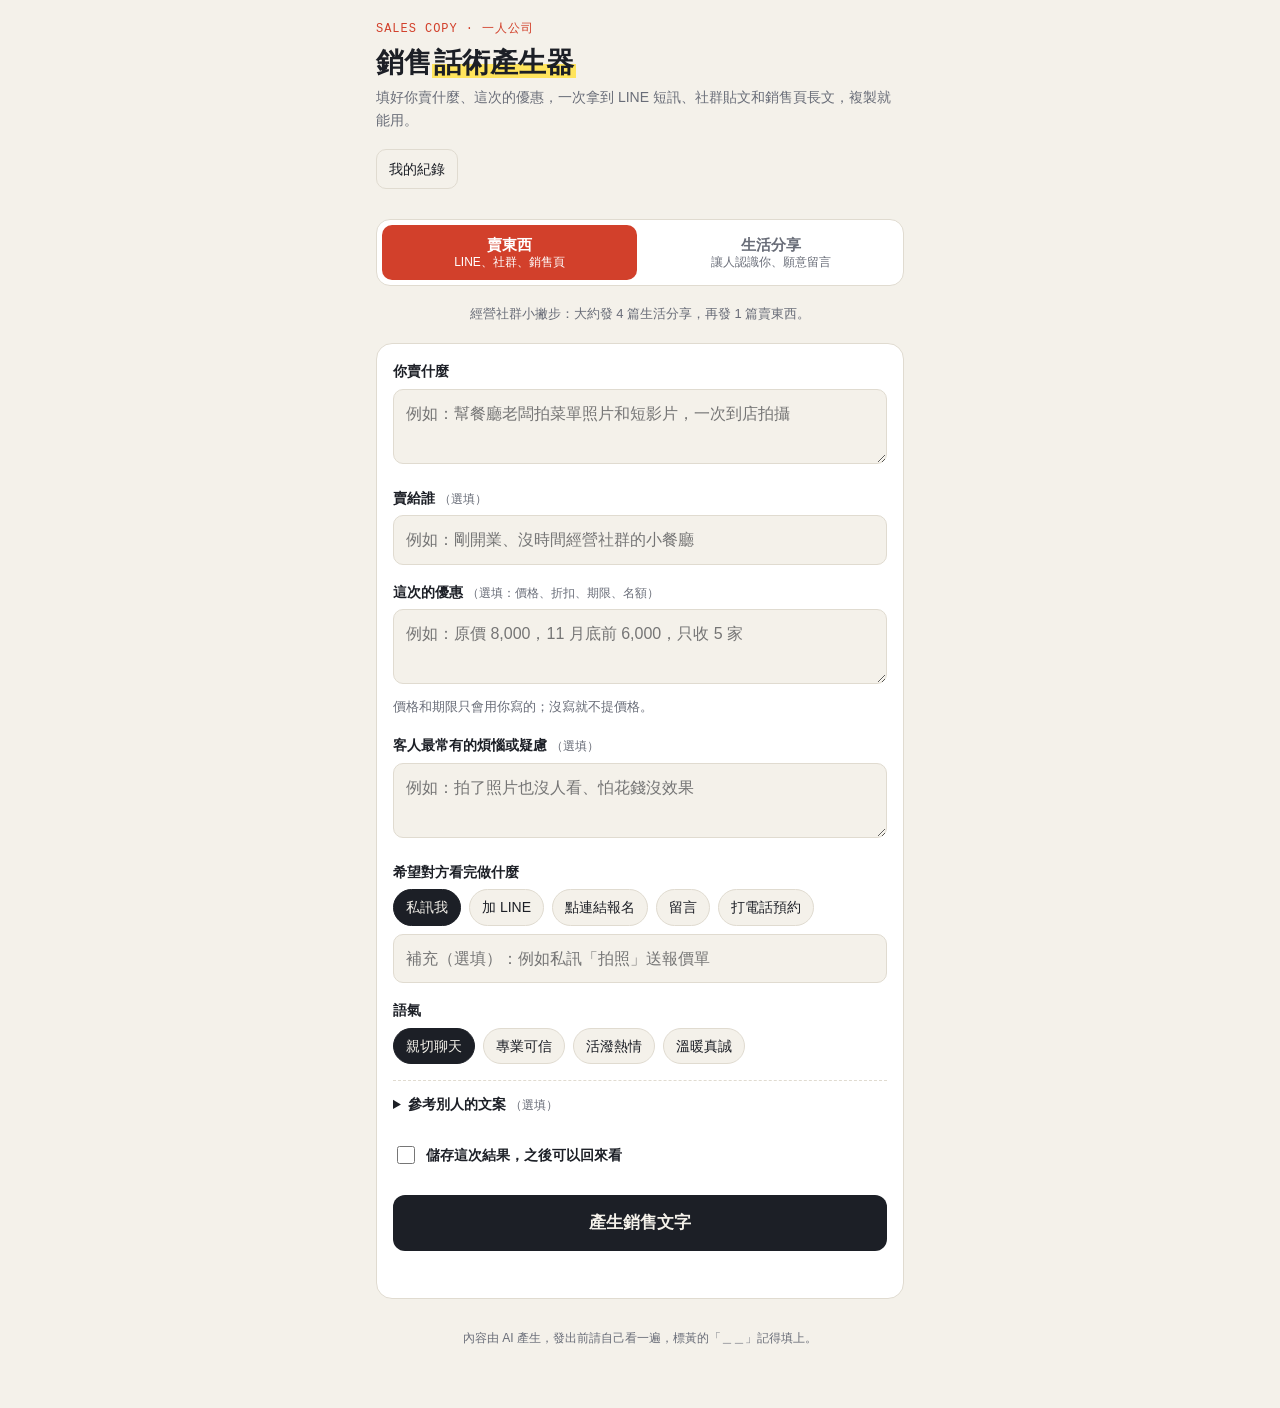
<file: liff/sales/index.html>
<!doctype html>
<html lang="zh-Hant">
<head>
<meta charset="utf-8">
<meta name="viewport" content="width=device-width, initial-scale=1, viewport-fit=cover">
<meta http-equiv="Content-Security-Policy" content="default-src 'self'; script-src 'self' https://static.line-scdn.net https://liffsdk.line-scdn.net; style-src 'self' 'unsafe-inline' https://fonts.googleapis.com; font-src https://fonts.gstatic.com; img-src 'self' data:; connect-src 'self' https://idly-junction-altitude.ngrok-free.dev https://hook.us2.make.com https://api.line.me https://*.line.me https://*.line-scdn.net https://uts-front.line-apps.com; object-src 'none'; base-uri 'none'; form-action 'none'">
<meta name="robots" content="noindex, nofollow">
<title>銷售話術產生器</title>
<link rel="preconnect" href="https://fonts.googleapis.com">
<link rel="preconnect" href="https://fonts.gstatic.com" crossorigin>
<link rel="stylesheet" href="https://fonts.googleapis.com/css2?family=Noto+Sans+TC:wght@400;500;700;900&family=Noto+Serif+TC:wght@500;700&family=JetBrains+Mono:wght@500&display=swap">
<style>
:root {
--bg: #F4F1EA;
--card: #FFFFFF;
--ink: #1C1F26;
--muted: #696D78;
--line: #E0DBD0;
--mark: #FFE45C;
--mark-ink: #1C1F26;
--pen: #D2402B;
--pen-soft: #FBE7E2;
--tag: #1F6F5C;
--tag-soft: #E1F1EC;
--bubble-soft: #E3F8EB;
--display: "Noto Sans TC", "PingFang TC", "Microsoft JhengHei", sans-serif;
--body: "Noto Sans TC", "PingFang TC", "Microsoft JhengHei", sans-serif;
--long: "Noto Serif TC", "Songti TC", "PMingLiU", serif;
--mono: "JetBrains Mono", ui-monospace, Menlo, monospace;
}
@media (prefers-color-scheme: dark) { :root:not([data-theme="light"]) {
--bg: #14161B; --card: #1E2129; --ink: #ECE9E2; --muted: #9EA2AC; --line: #2E323C;
--mark: #6B5A12; --mark-ink: #FFF3B8; --pen: #FF7A62; --pen-soft: #3A221D; --tag: #7FD3BB; --tag-soft: #1C3530;
--bubble-soft: #17301F; color-scheme: dark } }
:root[data-theme="dark"] {
--bg: #14161B; --card: #1E2129; --ink: #ECE9E2; --muted: #9EA2AC; --line: #2E323C;
--mark: #6B5A12; --mark-ink: #FFF3B8; --pen: #FF7A62; --pen-soft: #3A221D; --tag: #7FD3BB; --tag-soft: #1C3530;
--bubble-soft: #17301F; color-scheme: dark }
* { box-sizing: border-box; }
[hidden] { display: none !important; }
html, body { margin: 0; }
body { background: var(--bg); color: var(--ink); font-family: var(--body); font-size: 15px; line-height: 1.6; }
.wrap { max-width: 560px; margin: 0 auto; padding-block: 20px 48px;
padding-left: max(16px, env(safe-area-inset-left, 0px)); padding-right: max(16px, env(safe-area-inset-right, 0px));
display: flex; flex-direction: column; gap: 18px; }
header { display: flex; flex-direction: column; gap: 6px; }
.kicker { font-family: var(--mono); font-size: 12px; letter-spacing: .08em; color: var(--pen); }
h1 { font-family: var(--display); font-weight: 900; font-size: 28px; line-height: 1.25; margin: 0; text-wrap: balance; }
h1 mark { background: linear-gradient(transparent 55%, var(--mark) 55%); color: inherit; padding: 0 2px; }
.sub { color: var(--muted); margin: 0; font-size: 14px; }
.modes { display: grid; grid-template-columns: 1fr 1fr; gap: 6px; background: var(--card); border: 1px solid var(--line); border-radius: 14px; padding: 5px; }
.mode { font: inherit; font-size: 15px; font-weight: 700; border: 0; background: none; color: var(--muted); padding: 10px 6px; border-radius: 10px; cursor: pointer; line-height: 1.3; }
.mode small { display: block; font-size: 12px; font-weight: 400; }
.mode[aria-pressed="true"] { background: var(--pen); color: #fff; }
.ratio { margin: 0; font-size: 13px; color: var(--muted); text-align: center; }
#salesForm, #lifeForm { display: flex; flex-direction: column; gap: 16px; }
form { background: var(--card); border: 1px solid var(--line); border-radius: 16px; padding: 16px; display: flex; flex-direction: column; gap: 16px; }
label, .lab { font-weight: 700; font-size: 14px; display: block; margin-bottom: 6px; }
label small, .lab small { font-weight: 400; color: var(--muted); }
input[type=text], textarea { width: 100%; font: inherit; font-size: 16px; color: var(--ink); background: var(--bg);
border: 1px solid var(--line); border-radius: 10px; padding: 11px 12px; }
textarea { resize: vertical; min-height: 64px; }
#ref { min-height: 120px; font-size: 15px; }
input:focus-visible, textarea:focus-visible, button:focus-visible, summary:focus-visible { outline: 2px solid var(--tag); outline-offset: 2px; }
.chips { display: flex; flex-wrap: wrap; gap: 8px; }
.chip { font: inherit; font-size: 14px; border: 1px solid var(--line); background: var(--bg); color: var(--ink);
padding: 6px 12px; border-radius: 999px; cursor: pointer; }
.chip[aria-pressed="true"] { background: var(--ink); color: var(--bg); border-color: var(--ink); }
details { border-top: 1px dashed var(--line); padding-top: 12px; }
summary { cursor: pointer; font-weight: 700; font-size: 14px; }
summary small { font-weight: 400; color: var(--muted); }
details > div { margin-top: 10px; }
.hint { font-size: 13px; color: var(--muted); margin: 6px 0 0; }
.go { font: inherit; font-weight: 700; font-size: 17px; border: 0; border-radius: 12px; padding: 14px; cursor: pointer;
background: var(--ink); color: var(--bg); }
.go:disabled { opacity: .55; cursor: default; }
.ghost { font: inherit; font-size: 14px; background: none; border: 1px solid var(--line); color: var(--ink); border-radius: 10px; padding: 8px 12px; cursor: pointer; }
.ghost:disabled { opacity: .5; cursor: default; }
.row { display: flex; gap: 8px; flex-wrap: wrap; align-items: center; }
.status { font-size: 13px; color: var(--muted); min-height: 1.2em; margin: 0; }
.status.err { color: var(--pen); }
.result { display: flex; flex-direction: column; gap: 12px; }
.angle { background: var(--mark); color: var(--mark-ink); border-radius: 14px; padding: 14px 16px; font-weight: 700; font-size: 16px; line-height: 1.5; }
.angle small { display: block; font-family: var(--mono); font-weight: 500; font-size: 11px; letter-spacing: .08em; opacity: .7; }
.tabs { display: grid; grid-template-columns: repeat(3, 1fr); background: var(--card); border: 1px solid var(--line); border-radius: 12px; padding: 4px; gap: 4px;
position: sticky; top: env(safe-area-inset-top, 0px); z-index: 5; }
.tab { font: inherit; font-size: 14px; font-weight: 700; border: 0; background: none; color: var(--muted); padding: 9px 4px; border-radius: 9px; cursor: pointer; }
.tab[aria-selected="true"] { background: var(--ink); color: var(--bg); }
.panel { display: flex; flex-direction: column; gap: 10px; }
.panel-head { display: flex; justify-content: space-between; align-items: center; gap: 8px; }
.panel-head p { margin: 0; font-size: 13px; color: var(--muted); }
.msg { background: var(--card); border: 1px solid var(--line); border-radius: 14px; padding: 14px 16px; display: flex; flex-direction: column; gap: 10px; }
.msg-head { display: flex; justify-content: space-between; align-items: baseline; gap: 8px; }
.msg-head b { font-size: 13px; color: var(--tag); }
.msg-head span { font-family: var(--mono); font-size: 12px; color: var(--muted); font-variant-numeric: tabular-nums; }
.bubble { background: var(--bubble-soft); border-radius: 4px 16px 16px 16px; padding: 12px 14px; white-space: pre-wrap; overflow-wrap: anywhere; }
.post { white-space: pre-wrap; overflow-wrap: anywhere; }
.tags { color: var(--tag); font-size: 14px; }
.blank { background: var(--mark); color: var(--mark-ink); border-radius: 3px; padding: 0 2px; }
.doc { background: var(--card); border: 1px solid var(--line); border-radius: 14px; padding: 18px 16px; display: flex; flex-direction: column; gap: 16px; }
.doc h2 { margin: 0; font-family: var(--display); font-weight: 900; font-size: 22px; line-height: 1.35; }
.doc .lead { margin: -8px 0 0; color: var(--muted); }
.sec .sl { font-size: 12px; color: var(--pen); font-weight: 700; letter-spacing: .04em; }
.sec p { margin: 4px 0 0; font-family: var(--long); font-size: 16px; line-height: 1.8; white-space: pre-wrap; overflow-wrap: anywhere; }
.doc .end { margin: 0; font-weight: 700; border-top: 1px dashed var(--line); padding-top: 14px; }
.todo { background: var(--pen-soft); border-radius: 14px; padding: 14px 16px; }
.todo h3 { margin: 0 0 6px; font-size: 14px; }
.todo ul { margin: 0; padding-left: 1.2em; }
.extra { background: var(--card); border: 1px solid var(--line); border-radius: 14px; padding: 14px 16px; display: flex; flex-direction: column; gap: 6px; }
.extra h3 { margin: 0; font-size: 13px; color: var(--muted); }
.extra ul { margin: 0; padding-left: 1.2em; }
.story { font-family: var(--long); font-size: 16px; line-height: 1.8; }
.foot { font-size: 12px; color: var(--muted); text-align: center; }
</style>
</head>
<body>
<div class="wrap">
<header>
<span class="kicker">SALES COPY · 一人公司</span>
<h1>銷售<mark>話術產生器</mark></h1>
<p class="sub" id="sub"></p>
</header>
<div class="row" style="margin:0 0 12px"><button type="button" class="ghost" id="savedBtn">我的紀錄</button></div>
<div id="savedList" hidden style="margin:0 0 16px"></div>
<div class="modes" role="group" aria-label="要寫哪一種">
<button type="button" class="mode" data-mode="sales" aria-pressed="true">賣東西<small>LINE、社群、銷售頁</small></button>
<button type="button" class="mode" data-mode="life" aria-pressed="false">生活分享<small>讓人認識你、願意留言</small></button>
</div>
<p class="ratio">經營社群小撇步：大約發 4 篇生活分享，再發 1 篇賣東西。</p>
<form id="f">
<div id="salesForm">
<div>
<label for="product">你賣什麼</label>
<textarea id="product" placeholder="例如：幫餐廳老闆拍菜單照片和短影片，一次到店拍攝"></textarea>
</div>
<div>
<label for="who">賣給誰 <small>（選填）</small></label>
<input type="text" id="who" placeholder="例如：剛開業、沒時間經營社群的小餐廳" autocomplete="off">
</div>
<div>
<label for="offer">這次的優惠 <small>（選填：價格、折扣、期限、名額）</small></label>
<textarea id="offer" placeholder="例如：原價 8,000，11 月底前 6,000，只收 5 家"></textarea>
<p class="hint">價格和期限只會用你寫的；沒寫就不提價格。</p>
</div>
<div>
<label for="pain">客人最常有的煩惱或疑慮 <small>（選填）</small></label>
<textarea id="pain" placeholder="例如：拍了照片也沒人看、怕花錢沒效果"></textarea>
</div>
<div>
<span class="lab" id="ctaLabel">希望對方看完做什麼</span>
<div class="chips" id="cta" role="group" aria-labelledby="ctaLabel">
<button type="button" class="chip" aria-pressed="true">私訊我</button>
<button type="button" class="chip" aria-pressed="false">加 LINE</button>
<button type="button" class="chip" aria-pressed="false">點連結報名</button>
<button type="button" class="chip" aria-pressed="false">留言</button>
<button type="button" class="chip" aria-pressed="false">打電話預約</button>
</div>
<input type="text" id="ctaNote" placeholder="補充（選填）：例如私訊「拍照」送報價單" autocomplete="off" style="margin-top:8px">
</div>
<div>
<span class="lab" id="toneLabel">語氣</span>
<div class="chips" id="tone" role="group" aria-labelledby="toneLabel">
<button type="button" class="chip" aria-pressed="true">親切聊天</button>
<button type="button" class="chip" aria-pressed="false">專業可信</button>
<button type="button" class="chip" aria-pressed="false">活潑熱情</button>
<button type="button" class="chip" aria-pressed="false">溫暖真誠</button>
</div>
</div>
<details id="refBox">
<summary>參考別人的文案 <small>（選填）</small></summary>
<div>
<textarea id="ref" placeholder="貼一段你覺得寫得好的銷售文字，AI 會學它的寫法，不會照抄句子"></textarea>
</div>
</details>
</div>
<div id="lifeForm" hidden>
<div>
<label for="event">今天發生了什麼</label>
<textarea id="event" placeholder="一句話或幾個關鍵字就好，例如：帶女兒爬山，她一路抱怨，到山頂突然說謝謝爸爸"></textarea>
</div>
<div>
<label for="feel">當下的感受，或想說的一句話 <small>（選填）</small></label>
<textarea id="feel" placeholder="例如：原來陪伴不用很厲害，走完就好"></textarea>
</div>
<div>
<span class="lab" id="linkLabel">要不要帶到你的工作</span>
<div class="chips" id="link" role="group" aria-labelledby="linkLabel">
<button type="button" class="chip" aria-pressed="true">完全不提</button>
<button type="button" class="chip" aria-pressed="false">自然帶一句</button>
<button type="button" class="chip" aria-pressed="false">延伸到專業</button>
</div>
</div>
<div>
<label for="me">你是誰、做什麼工作 <small>（選填，會記住）</small></label>
<input type="text" id="me" placeholder="例如：教上班族用 AI 的講師" autocomplete="off">
</div>
<div>
<label for="photo">照片裡有什麼 <small>（選填）</small></label>
<input type="text" id="photo" placeholder="例如：山頂的合照，她比 YA" autocomplete="off">
</div>
<div>
<span class="lab" id="ltoneLabel">語氣</span>
<div class="chips" id="ltone" role="group" aria-labelledby="ltoneLabel">
<button type="button" class="chip" aria-pressed="true">輕鬆幽默</button>
<button type="button" class="chip" aria-pressed="false">溫暖感性</button>
<button type="button" class="chip" aria-pressed="false">真誠反思</button>
</div>
</div>
</div>
<label style="display:flex;align-items:center;gap:8px;margin:12px 0"><input type="checkbox" id="keep" style="width:18px;height:18px;flex:none"> 儲存這次結果，之後可以回來看</label>
<button class="go" id="go" type="submit">產生銷售文字</button>
<div class="row" id="ctl" hidden>
<button type="button" class="ghost" id="stop">停止</button>
</div>
<p class="status" id="status" aria-live="polite"></p>
</form>
<section class="result" id="result" hidden>
<div class="angle" id="angle"></div>
<div class="tabs" role="tablist">
<button class="tab" role="tab" data-tab="line" aria-selected="true">LINE 短訊</button>
<button class="tab" role="tab" data-tab="social" aria-selected="false">社群貼文</button>
<button class="tab" role="tab" data-tab="page" aria-selected="false">銷售頁</button>
</div>
<div class="panel" id="p-line"></div>
<div class="panel" id="p-social" hidden></div>
<div class="panel" id="p-page" hidden></div>
<div class="todo" id="todo" hidden></div>
</section>
<section class="result" id="lifeResult" hidden>
<div class="tabs" role="tablist">
<button class="tab" role="tab" data-ltab="short" aria-selected="true">短版</button>
<button class="tab" role="tab" data-ltab="mid" aria-selected="false">中版</button>
<button class="tab" role="tab" data-ltab="story" aria-selected="false">故事版</button>
</div>
<div class="panel" id="p-life"></div>
<div class="extra" id="lifeExtra"></div>
<div class="todo" id="lifeTodo" hidden></div>
</section>
<p class="foot">內容由 AI 產生，發出前請自己看一遍，標黃的「＿＿」記得填上。</p>
</div>
<script src="https://static.line-scdn.net/liff/edge/versions/2.31.2/sdk.js"></script>
<script src="app.js?v=20261103-2"></script>
</body>
</html>
</file>
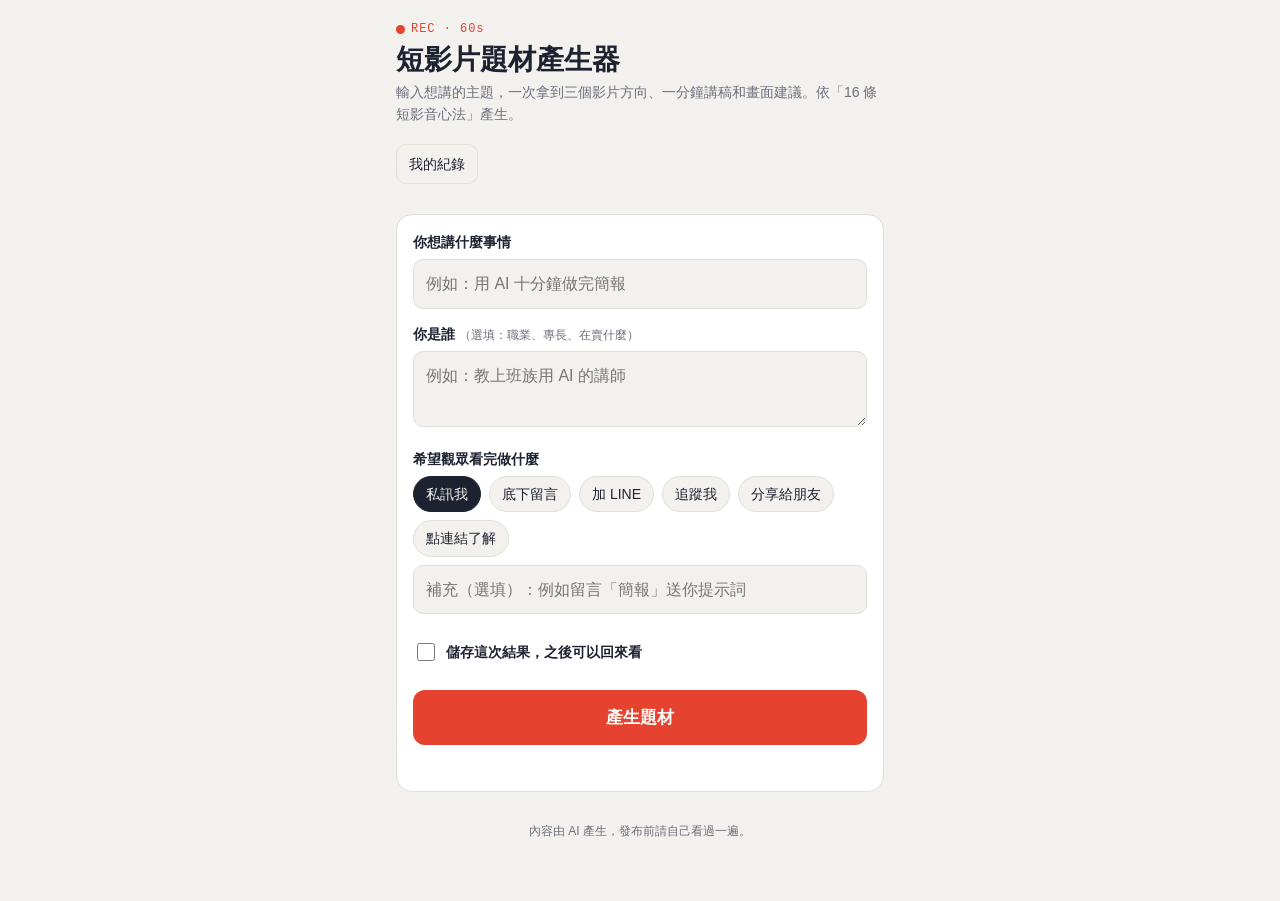
<file: liff/video/index.html>
<!doctype html>
<html lang="zh-Hant">
<head>
<meta charset="utf-8">
<meta name="viewport" content="width=device-width, initial-scale=1, viewport-fit=cover">
<meta http-equiv="Content-Security-Policy" content="default-src 'self'; script-src 'self' https://static.line-scdn.net https://liffsdk.line-scdn.net; style-src 'self' 'unsafe-inline' https://fonts.googleapis.com; font-src https://fonts.gstatic.com; img-src 'self' data:; connect-src 'self' https://idly-junction-altitude.ngrok-free.dev https://hook.us2.make.com https://api.line.me https://*.line.me https://*.line-scdn.net https://uts-front.line-apps.com; object-src 'none'; base-uri 'none'; form-action 'none'">
<meta name="robots" content="noindex, nofollow">
<title>短影片題材產生器</title>
<link rel="preconnect" href="https://fonts.googleapis.com">
<link rel="preconnect" href="https://fonts.gstatic.com" crossorigin>
<link rel="stylesheet" href="https://fonts.googleapis.com/css2?family=Noto+Sans+TC:wght@400;500;700;900&family=LXGW+WenKai+TC:wght@400;700&family=JetBrains+Mono:wght@500&display=swap">
<style>
:root {
--bg: #F3F1EE;
--card: #FFFFFF;
--ink: #1D2230;
--muted: #6B6F7B;
--line: #E2DED8;
--rec: #E5432F;
--rec-soft: #FDE8E4;
--tag: #2F5BD3;
--tag-soft: #E6ECFB;
--display: "Noto Sans TC", "PingFang TC", "Microsoft JhengHei", sans-serif;
--body: "Noto Sans TC", "PingFang TC", "Microsoft JhengHei", sans-serif;
--script: "LXGW WenKai TC", "Kaiti TC", "DFKai-SB", serif;
--mono: "JetBrains Mono", ui-monospace, Menlo, monospace;
}
@media (prefers-color-scheme: dark) { :root:not([data-theme="light"]) {
--bg: #15171D; --card: #1F222B; --ink: #ECEAE6; --muted: #9DA1AC; --line: #2E323D;
--rec: #FF6450; --rec-soft: #3A211E; --tag: #8EAAFF; --tag-soft: #232C47; color-scheme: dark } }
:root[data-theme="dark"] {
--bg: #15171D; --card: #1F222B; --ink: #ECEAE6; --muted: #9DA1AC; --line: #2E323D;
--rec: #FF6450; --rec-soft: #3A211E; --tag: #8EAAFF; --tag-soft: #232C47; color-scheme: dark }
* { box-sizing: border-box; }
[hidden] { display: none !important; }
html, body { margin: 0; }
body { background: var(--bg); color: var(--ink); font-family: var(--body); font-size: 15px; line-height: 1.6; }
.wrap { max-width: 520px; margin: 0 auto; padding-block: 20px 48px;
padding-left: max(16px, env(safe-area-inset-left, 0px)); padding-right: max(16px, env(safe-area-inset-right, 0px));
display: flex; flex-direction: column; gap: 18px; }
header { display: flex; flex-direction: column; gap: 4px; }
.rec { display: inline-flex; align-items: center; gap: 6px; font-family: var(--mono); font-size: 12px; letter-spacing: .08em; color: var(--rec); }
.rec i { width: 9px; height: 9px; border-radius: 50%; background: var(--rec); animation: blink 1.4s infinite; }
@keyframes blink { 50% { opacity: .25; } }
@media (prefers-reduced-motion: reduce) { .rec i { animation: none; } }
h1 { font-family: var(--display); font-weight: 900; font-size: 28px; line-height: 1.2; margin: 0; text-wrap: balance; }
.sub { color: var(--muted); margin: 0; font-size: 14px; }
form { background: var(--card); border: 1px solid var(--line); border-radius: 16px; padding: 16px; display: flex; flex-direction: column; gap: 14px; }
label { font-weight: 700; font-size: 14px; display: block; margin-bottom: 6px; }
label small { font-weight: 400; color: var(--muted); }
input[type=text], textarea { width: 100%; font: inherit; font-size: 16px; color: var(--ink); background: var(--bg);
border: 1px solid var(--line); border-radius: 10px; padding: 11px 12px; }
textarea { resize: vertical; min-height: 64px; }
input:focus-visible, textarea:focus-visible, button:focus-visible { outline: 2px solid var(--tag); outline-offset: 2px; }
.chips { display: flex; flex-wrap: wrap; gap: 8px; }
.chip { font: inherit; font-size: 14px; border: 1px solid var(--line); background: var(--bg); color: var(--ink);
padding: 6px 12px; border-radius: 999px; cursor: pointer; }
.chip[aria-pressed="true"] { background: var(--ink); color: var(--bg); border-color: var(--ink); }
.go { font: inherit; font-weight: 700; font-size: 17px; border: 0; border-radius: 12px; padding: 14px; cursor: pointer;
background: var(--rec); color: #fff; display: flex; justify-content: center; align-items: center; gap: 8px; }
.go:disabled { opacity: .55; cursor: default; }
.ghost { font: inherit; font-size: 14px; background: none; border: 1px solid var(--line); color: var(--ink); border-radius: 10px; padding: 8px 12px; cursor: pointer; }
.row { display: flex; gap: 8px; flex-wrap: wrap; align-items: center; }
.status { font-size: 13px; color: var(--muted); min-height: 1.2em; margin: 0; }
.status.err { color: var(--rec); }
.result { display: flex; flex-direction: column; gap: 12px; }
.result-head { display: flex; justify-content: space-between; align-items: baseline; gap: 8px; flex-wrap: wrap; }
.result-head h2 { margin: 0; font-size: 18px; font-family: var(--display); }
.badge { font-size: 12px; padding: 2px 8px; border-radius: 6px; background: var(--tag-soft); color: var(--tag); font-weight: 700; }
.tabs { display: grid; grid-template-columns: repeat(2, 1fr); background: var(--card); border: 1px solid var(--line); border-radius: 12px; padding: 4px; gap: 4px;
position: sticky; top: env(safe-area-inset-top, 0px); z-index: 5; }
.tab { font: inherit; font-size: 14px; font-weight: 700; border: 0; background: none; color: var(--muted); padding: 9px 4px; border-radius: 9px; cursor: pointer; }
.tab[aria-selected="true"] { background: var(--ink); color: var(--bg); }
.panel { display: flex; flex-direction: column; gap: 10px; }
.dir { background: var(--card); border: 1px solid var(--line); border-radius: 14px; padding: 14px; display: flex; flex-direction: column; gap: 8px; cursor: pointer; text-align: left; font: inherit; color: inherit; width: 100%; }
.dir[aria-current="true"] { border-color: var(--rec); box-shadow: 0 0 0 1px var(--rec); }
.dir h3 { margin: 0; font-size: 17px; line-height: 1.4; font-family: var(--display); font-weight: 900; }
.dir .hook { font-family: var(--script); font-size: 16px; background: var(--rec-soft); border-radius: 8px; padding: 8px 10px; }
.dir .hook::before { content: "開場 "; font-family: var(--mono); font-size: 11px; color: var(--rec); letter-spacing: .06em; }
.dir p { margin: 0; font-size: 14px; color: var(--muted); }
.dir .pick { font-size: 13px; color: var(--rec); font-weight: 700; }
.sheet { background: var(--card); border: 1px solid var(--line); border-radius: 14px; padding: 16px; display: flex; flex-direction: column; gap: 14px; }
.sheet h3 { margin: 0; font-size: 18px; font-family: var(--display); font-weight: 900; line-height: 1.4; }
.seg { display: grid; grid-template-columns: 64px 1fr; gap: 10px; }
.tc { font-family: var(--mono); font-size: 12px; color: var(--rec); padding-top: 4px; font-variant-numeric: tabular-nums; }
.seg .lab { font-size: 12px; color: var(--muted); letter-spacing: .04em; }
.seg .txt { font-family: var(--script); font-size: 18px; line-height: 1.75; min-width: 0; }
.meta { font-size: 13px; color: var(--muted); }
.seg + .seg { padding-top: 14px; border-top: 1px dashed var(--line); }
.view { margin-top: 10px; background: var(--bg); border-radius: 10px; padding: 10px 12px; font-size: 14px; }
.view .vl { font-size: 11px; letter-spacing: .08em; color: var(--muted); }
.view b { display: block; font-size: 14px; font-weight: 700; }
.view .cap { display: inline-block; margin-top: 6px; font-weight: 900; font-size: 13px; background: var(--ink); color: var(--bg); padding: 2px 8px; border-radius: 4px; }
.view .tip { margin-top: 6px; font-size: 13px; color: var(--muted); }
.foot { font-size: 12px; color: var(--muted); text-align: center; }
</style>
</head>
<body>
<div class="wrap">
<header>
<span class="rec"><i></i>REC · 60s</span>
<h1>短影片題材產生器</h1>
<p class="sub">輸入想講的主題，一次拿到三個影片方向、一分鐘講稿和畫面建議。依「16 條短影音心法」產生。</p>
</header>
<div class="row" style="margin:0 0 12px"><button type="button" class="ghost" id="savedBtn">我的紀錄</button></div>
<div id="savedList" hidden style="margin:0 0 16px"></div>
<form id="f">
<div>
<label for="topic">你想講什麼事情</label>
<input type="text" id="topic" placeholder="例如：用 AI 十分鐘做完簡報" autocomplete="off" required>
</div>
<div>
<label for="who">你是誰 <small>（選填：職業、專長、在賣什麼）</small></label>
<textarea id="who" placeholder="例如：教上班族用 AI 的講師"></textarea>
</div>
<div>
<label id="ctaLabel">希望觀眾看完做什麼</label>
<div class="chips" id="cta" role="group" aria-labelledby="ctaLabel">
<button type="button" class="chip" aria-pressed="true">私訊我</button>
<button type="button" class="chip" aria-pressed="false">底下留言</button>
<button type="button" class="chip" aria-pressed="false">加 LINE</button>
<button type="button" class="chip" aria-pressed="false">追蹤我</button>
<button type="button" class="chip" aria-pressed="false">分享給朋友</button>
<button type="button" class="chip" aria-pressed="false">點連結了解</button>
</div>
<input type="text" id="ctaNote" placeholder="補充（選填）：例如留言「簡報」送你提示詞" autocomplete="off" style="margin-top:8px">
</div>
<label style="display:flex;align-items:center;gap:8px;margin:12px 0"><input type="checkbox" id="keep" style="width:18px;height:18px;flex:none"> 儲存這次結果，之後可以回來看</label>
<button class="go" id="go" type="submit">產生題材</button>
<div class="row" id="ctl" hidden>
<button type="button" class="ghost" id="stop">停止</button>
</div>
<p class="status" id="status" aria-live="polite"></p>
</form>
<section class="result" id="result" hidden>
<div class="result-head">
<h2 id="rTopic"></h2>
</div>
<div class="tabs" role="tablist">
<button class="tab" role="tab" data-tab="dir" aria-selected="true">影片方向</button>
<button class="tab" role="tab" data-tab="script" aria-selected="false">講稿與畫面</button>
</div>
<div class="panel" id="p-dir"></div>
<div class="panel" id="p-script" hidden></div>
</section>
<p class="foot">內容由 AI 產生，發布前請自己看過一遍。</p>
</div>
<script src="https://static.line-scdn.net/liff/edge/versions/2.31.2/sdk.js"></script>
<script src="app.js?v=20261104-1"></script>
</body>
</html>
</file>
<file: liff/mindmap/assets/index-DqvNWY1V.css>
@font-face{font-family:Inter Variable;font-style:normal;font-display:swap;font-weight:100 900;src:url(./inter-cyrillic-ext-wght-normal-BOeWTOD4.woff2)format("woff2-variations");unicode-range:U+460-52F,U+1C80-1C8A,U+20B4,U+2DE0-2DFF,U+A640-A69F,U+FE2E-FE2F}@font-face{font-family:Inter Variable;font-style:normal;font-display:swap;font-weight:100 900;src:url(./inter-cyrillic-wght-normal-DqGufNeO.woff2)format("woff2-variations");unicode-range:U+301,U+400-45F,U+490-491,U+4B0-4B1,U+2116}@font-face{font-family:Inter Variable;font-style:normal;font-display:swap;font-weight:100 900;src:url(./inter-greek-ext-wght-normal-DlzME5K_.woff2)format("woff2-variations");unicode-range:U+1F??}@font-face{font-family:Inter Variable;font-style:normal;font-display:swap;font-weight:100 900;src:url(./inter-greek-wght-normal-CkhJZR-_.woff2)format("woff2-variations");unicode-range:U+370-377,U+37A-37F,U+384-38A,U+38C,U+38E-3A1,U+3A3-3FF}@font-face{font-family:Inter Variable;font-style:normal;font-display:swap;font-weight:100 900;src:url(./inter-vietnamese-wght-normal-CBcvBZtf.woff2)format("woff2-variations");unicode-range:U+102-103,U+110-111,U+128-129,U+168-169,U+1A0-1A1,U+1AF-1B0,U+300-301,U+303-304,U+308-309,U+323,U+329,U+1EA0-1EF9,U+20AB}@font-face{font-family:Inter Variable;font-style:normal;font-display:swap;font-weight:100 900;src:url(./inter-latin-ext-wght-normal-DO1Apj_S.woff2)format("woff2-variations");unicode-range:U+100-2BA,U+2BD-2C5,U+2C7-2CC,U+2CE-2D7,U+2DD-2FF,U+304,U+308,U+329,U+1D00-1DBF,U+1E00-1E9F,U+1EF2-1EFF,U+2020,U+20A0-20AB,U+20AD-20C0,U+2113,U+2C60-2C7F,U+A720-A7FF}@font-face{font-family:Inter Variable;font-style:normal;font-display:swap;font-weight:100 900;src:url(./inter-latin-wght-normal-Dx4kXJAl.woff2)format("woff2-variations");unicode-range:U+??,U+131,U+152-153,U+2BB-2BC,U+2C6,U+2DA,U+2DC,U+304,U+308,U+329,U+2000-206F,U+20AC,U+2122,U+2191,U+2193,U+2212,U+2215,U+FEFF,U+FFFD}.react-flow{--xy-edge-stroke-default:#b1b1b7;--xy-edge-stroke-width-default:1;--xy-edge-stroke-selected-default:#555;--xy-connectionline-stroke-default:#b1b1b7;--xy-connectionline-stroke-width-default:1;--xy-attribution-background-color-default:#ffffff80;--xy-minimap-background-color-default:#fff;--xy-minimap-mask-background-color-default:#f0f0f099;--xy-minimap-mask-stroke-color-default:transparent;--xy-minimap-mask-stroke-width-default:1;--xy-minimap-node-background-color-default:#e2e2e2;--xy-minimap-node-stroke-color-default:transparent;--xy-minimap-node-stroke-width-default:2;--xy-background-color-default:transparent;--xy-background-pattern-dots-color-default:#91919a;--xy-background-pattern-lines-color-default:#eee;--xy-background-pattern-cross-color-default:#e2e2e2;background-color:var(--xy-background-color,var(--xy-background-color-default));--xy-node-color-default:inherit;--xy-node-border-default:1px solid #1a192b;--xy-node-background-color-default:#fff;--xy-node-group-background-color-default:#f0f0f040;--xy-node-boxshadow-hover-default:0 1px 4px 1px #00000014;--xy-node-boxshadow-selected-default:0 0 0 .5px #1a192b;--xy-node-border-radius-default:3px;--xy-handle-background-color-default:#1a192b;--xy-handle-border-color-default:#fff;--xy-selection-background-color-default:#0059dc14;--xy-selection-border-default:1px dotted #0059dccc;--xy-controls-button-background-color-default:#fefefe;--xy-controls-button-background-color-hover-default:#f4f4f4;--xy-controls-button-color-default:inherit;--xy-controls-button-color-hover-default:inherit;--xy-controls-button-border-color-default:#eee;--xy-controls-box-shadow-default:0 0 2px 1px #00000014;--xy-edge-label-background-color-default:#fff;--xy-edge-label-color-default:inherit;--xy-resize-background-color-default:#3367d9;direction:ltr}.react-flow.dark{--xy-edge-stroke-default:#3e3e3e;--xy-edge-stroke-width-default:1;--xy-edge-stroke-selected-default:#727272;--xy-connectionline-stroke-default:#b1b1b7;--xy-connectionline-stroke-width-default:1;--xy-attribution-background-color-default:#96969640;--xy-minimap-background-color-default:#141414;--xy-minimap-mask-background-color-default:#3c3c3c99;--xy-minimap-mask-stroke-color-default:transparent;--xy-minimap-mask-stroke-width-default:1;--xy-minimap-node-background-color-default:#2b2b2b;--xy-minimap-node-stroke-color-default:transparent;--xy-minimap-node-stroke-width-default:2;--xy-background-color-default:#141414;--xy-background-pattern-dots-color-default:#555;--xy-background-pattern-lines-color-default:#333;--xy-background-pattern-cross-color-default:#333;--xy-node-color-default:#f8f8f8;--xy-node-border-default:1px solid #3c3c3c;--xy-node-background-color-default:#1e1e1e;--xy-node-group-background-color-default:#f0f0f040;--xy-node-boxshadow-hover-default:0 1px 4px 1px #ffffff14;--xy-node-boxshadow-selected-default:0 0 0 .5px #999;--xy-handle-background-color-default:#bebebe;--xy-handle-border-color-default:#1e1e1e;--xy-selection-background-color-default:#c8c8dc14;--xy-selection-border-default:1px dotted #c8c8dccc;--xy-controls-button-background-color-default:#2b2b2b;--xy-controls-button-background-color-hover-default:#3e3e3e;--xy-controls-button-color-default:#f8f8f8;--xy-controls-button-color-hover-default:#fff;--xy-controls-button-border-color-default:#5b5b5b;--xy-controls-box-shadow-default:0 0 2px 1px #00000014;--xy-edge-label-background-color-default:#141414;--xy-edge-label-color-default:#f8f8f8}.react-flow__background{background-color:var(--xy-background-color-props,var(--xy-background-color,var(--xy-background-color-default)));pointer-events:none;z-index:-1}.react-flow__container{width:100%;height:100%;position:absolute;top:0;left:0}.react-flow__pane{z-index:1;touch-action:none}.react-flow__pane.draggable{cursor:grab}.react-flow__pane.dragging{cursor:grabbing}.react-flow__pane.selection{cursor:pointer}.react-flow__viewport{transform-origin:0 0;z-index:2;pointer-events:none}.react-flow__renderer{z-index:4}.react-flow__selection{z-index:6}.react-flow__nodesselection-rect:focus,.react-flow__nodesselection-rect:focus-visible{outline:none}.react-flow__edge-path{stroke:var(--xy-edge-stroke,var(--xy-edge-stroke-default));stroke-width:var(--xy-edge-stroke-width,var(--xy-edge-stroke-width-default));fill:none}.react-flow__connection-path{stroke:var(--xy-connectionline-stroke,var(--xy-connectionline-stroke-default));stroke-width:var(--xy-connectionline-stroke-width,var(--xy-connectionline-stroke-width-default));fill:none}.react-flow .react-flow__edges{position:absolute}.react-flow .react-flow__edges svg{pointer-events:none;position:absolute;overflow:visible}.react-flow__edge{pointer-events:visibleStroke}.react-flow__edge.selectable{cursor:pointer}.react-flow__edge.animated path{stroke-dasharray:5;animation:.5s linear infinite dashdraw}.react-flow__edge.animated path.react-flow__edge-interaction{stroke-dasharray:none;animation:none}.react-flow__edge.inactive{pointer-events:none}.react-flow__edge.selected,.react-flow__edge:focus,.react-flow__edge:focus-visible{outline:none}.react-flow__edge.selected .react-flow__edge-path,.react-flow__edge.selectable:focus .react-flow__edge-path,.react-flow__edge.selectable:focus-visible .react-flow__edge-path{stroke:var(--xy-edge-stroke-selected,var(--xy-edge-stroke-selected-default))}.react-flow__edge-textwrapper{pointer-events:all}.react-flow__edge .react-flow__edge-text{pointer-events:none;-webkit-user-select:none;user-select:none}.react-flow__arrowhead polyline{stroke:var(--xy-edge-stroke,var(--xy-edge-stroke-default))}.react-flow__arrowhead polyline.arrowclosed{fill:var(--xy-edge-stroke,var(--xy-edge-stroke-default))}.react-flow__connection{pointer-events:none}.react-flow__connection .animated{stroke-dasharray:5;animation:.5s linear infinite dashdraw}svg.react-flow__connectionline{z-index:1001;position:absolute;overflow:visible}.react-flow__nodes{pointer-events:none;transform-origin:0 0}.react-flow__node{-webkit-user-select:none;user-select:none;pointer-events:all;transform-origin:0 0;box-sizing:border-box;cursor:default;position:absolute}.react-flow__node.selectable{cursor:pointer}.react-flow__node.draggable{cursor:grab;pointer-events:all}.react-flow__node.draggable.dragging{cursor:grabbing}.react-flow__nodesselection{z-index:3;transform-origin:0 0;pointer-events:none}.react-flow__nodesselection-rect{pointer-events:all;cursor:grab;position:absolute}.react-flow__handle{pointer-events:none;background-color:var(--xy-handle-background-color,var(--xy-handle-background-color-default));border:1px solid var(--xy-handle-border-color,var(--xy-handle-border-color-default));border-radius:100%;width:6px;min-width:5px;height:6px;min-height:5px;position:absolute}.react-flow__handle.connectingfrom{pointer-events:all}.react-flow__handle.connectionindicator{pointer-events:all;cursor:crosshair}.react-flow__handle-bottom{top:auto;bottom:0;left:50%;transform:translate(-50%,50%)}.react-flow__handle-top{top:0;left:50%;transform:translate(-50%,-50%)}.react-flow__handle-left{top:50%;left:0;transform:translate(-50%,-50%)}.react-flow__handle-right{top:50%;right:0;transform:translate(50%,-50%)}.react-flow__edgeupdater{cursor:move;pointer-events:all}.react-flow__pane.selection .react-flow__panel{pointer-events:none}.react-flow__panel{z-index:5;margin:15px;position:absolute}.react-flow__panel.top{top:0}.react-flow__panel.bottom{bottom:0}.react-flow__panel.top.center,.react-flow__panel.bottom.center{left:50%;transform:translate(-15px)translate(-50%)}.react-flow__panel.left{left:0}.react-flow__panel.right{right:0}.react-flow__panel.left.center,.react-flow__panel.right.center{top:50%;transform:translateY(-15px)translateY(-50%)}.react-flow__attribution{background:var(--xy-attribution-background-color,var(--xy-attribution-background-color-default));margin:0;padding:2px 3px;font-size:10px}.react-flow__attribution a{color:#999;text-decoration:none}@keyframes dashdraw{0%{stroke-dashoffset:10px}}.react-flow__edgelabel-renderer{pointer-events:none;-webkit-user-select:none;user-select:none;width:100%;height:100%;position:absolute;top:0;left:0}.react-flow__viewport-portal{-webkit-user-select:none;user-select:none;width:100%;height:100%;position:absolute;top:0;left:0}.react-flow__minimap{background:var(--xy-minimap-background-color-props,var(--xy-minimap-background-color,var(--xy-minimap-background-color-default)))}.react-flow__minimap-svg{display:block}.react-flow__minimap-mask{fill:var(--xy-minimap-mask-background-color-props,var(--xy-minimap-mask-background-color,var(--xy-minimap-mask-background-color-default)));stroke:var(--xy-minimap-mask-stroke-color-props,var(--xy-minimap-mask-stroke-color,var(--xy-minimap-mask-stroke-color-default)));stroke-width:var(--xy-minimap-mask-stroke-width-props,var(--xy-minimap-mask-stroke-width,var(--xy-minimap-mask-stroke-width-default)))}.react-flow__minimap-node{fill:var(--xy-minimap-node-background-color-props,var(--xy-minimap-node-background-color,var(--xy-minimap-node-background-color-default)));stroke:var(--xy-minimap-node-stroke-color-props,var(--xy-minimap-node-stroke-color,var(--xy-minimap-node-stroke-color-default)));stroke-width:var(--xy-minimap-node-stroke-width-props,var(--xy-minimap-node-stroke-width,var(--xy-minimap-node-stroke-width-default)))}.react-flow__background-pattern.dots{fill:var(--xy-background-pattern-color-props,var(--xy-background-pattern-color,var(--xy-background-pattern-dots-color-default)))}.react-flow__background-pattern.lines{stroke:var(--xy-background-pattern-color-props,var(--xy-background-pattern-color,var(--xy-background-pattern-lines-color-default)))}.react-flow__background-pattern.cross{stroke:var(--xy-background-pattern-color-props,var(--xy-background-pattern-color,var(--xy-background-pattern-cross-color-default)))}.react-flow__controls{box-shadow:var(--xy-controls-box-shadow,var(--xy-controls-box-shadow-default));flex-direction:column;display:flex}.react-flow__controls.horizontal{flex-direction:row}.react-flow__controls-button{background:var(--xy-controls-button-background-color,var(--xy-controls-button-background-color-default));border:none;border-bottom:1px solid var(--xy-controls-button-border-color-props,var(--xy-controls-button-border-color,var(--xy-controls-button-border-color-default)));width:26px;height:26px;color:var(--xy-controls-button-color-props,var(--xy-controls-button-color,var(--xy-controls-button-color-default)));cursor:pointer;-webkit-user-select:none;user-select:none;justify-content:center;align-items:center;padding:4px;display:flex}.react-flow__controls-button svg{fill:currentColor;width:100%;max-width:12px;max-height:12px}.react-flow__edge.updating .react-flow__edge-path{stroke:#777}.react-flow__edge-text{font-size:10px}.react-flow__node.selectable:focus,.react-flow__node.selectable:focus-visible{outline:none}.react-flow__node-input,.react-flow__node-default,.react-flow__node-output,.react-flow__node-group{border-radius:var(--xy-node-border-radius,var(--xy-node-border-radius-default));width:150px;color:var(--xy-node-color,var(--xy-node-color-default));text-align:center;border:var(--xy-node-border,var(--xy-node-border-default));background-color:var(--xy-node-background-color,var(--xy-node-background-color-default));padding:10px;font-size:12px}.react-flow__node-input.selectable:hover,.react-flow__node-default.selectable:hover,.react-flow__node-output.selectable:hover,.react-flow__node-group.selectable:hover{box-shadow:var(--xy-node-boxshadow-hover,var(--xy-node-boxshadow-hover-default))}.react-flow__node-input.selectable.selected,.react-flow__node-input.selectable:focus,.react-flow__node-input.selectable:focus-visible,.react-flow__node-default.selectable.selected,.react-flow__node-default.selectable:focus,.react-flow__node-default.selectable:focus-visible,.react-flow__node-output.selectable.selected,.react-flow__node-output.selectable:focus,.react-flow__node-output.selectable:focus-visible,.react-flow__node-group.selectable.selected,.react-flow__node-group.selectable:focus,.react-flow__node-group.selectable:focus-visible{box-shadow:var(--xy-node-boxshadow-selected,var(--xy-node-boxshadow-selected-default))}.react-flow__node-group{background-color:var(--xy-node-group-background-color,var(--xy-node-group-background-color-default))}.react-flow__nodesselection-rect,.react-flow__selection{background:var(--xy-selection-background-color,var(--xy-selection-background-color-default));border:var(--xy-selection-border,var(--xy-selection-border-default))}.react-flow__nodesselection-rect:focus,.react-flow__nodesselection-rect:focus-visible,.react-flow__selection:focus,.react-flow__selection:focus-visible{outline:none}.react-flow__controls-button:hover{background:var(--xy-controls-button-background-color-hover-props,var(--xy-controls-button-background-color-hover,var(--xy-controls-button-background-color-hover-default)));color:var(--xy-controls-button-color-hover-props,var(--xy-controls-button-color-hover,var(--xy-controls-button-color-hover-default)))}.react-flow__controls-button:disabled{pointer-events:none}.react-flow__controls-button:disabled svg{fill-opacity:.4}.react-flow__controls-button:last-child{border-bottom:none}.react-flow__controls.horizontal .react-flow__controls-button{border-bottom:none;border-right:1px solid var(--xy-controls-button-border-color-props,var(--xy-controls-button-border-color,var(--xy-controls-button-border-color-default)))}.react-flow__controls.horizontal .react-flow__controls-button:last-child{border-right:none}.react-flow__resize-control{position:absolute}.react-flow__resize-control.left,.react-flow__resize-control.right{cursor:ew-resize}.react-flow__resize-control.top,.react-flow__resize-control.bottom{cursor:ns-resize}.react-flow__resize-control.top.left,.react-flow__resize-control.bottom.right{cursor:nwse-resize}.react-flow__resize-control.bottom.left,.react-flow__resize-control.top.right{cursor:nesw-resize}.react-flow__resize-control.handle{background-color:var(--xy-resize-background-color,var(--xy-resize-background-color-default));border:1px solid #fff;border-radius:1px;width:5px;height:5px;translate:-50% -50%}.react-flow__resize-control.handle.left{top:50%;left:0}.react-flow__resize-control.handle.right{top:50%;left:100%}.react-flow__resize-control.handle.top{top:0;left:50%}.react-flow__resize-control.handle.bottom{top:100%;left:50%}.react-flow__resize-control.handle.top.left,.react-flow__resize-control.handle.bottom.left{left:0}.react-flow__resize-control.handle.top.right,.react-flow__resize-control.handle.bottom.right{left:100%}.react-flow__resize-control.line{border-color:var(--xy-resize-background-color,var(--xy-resize-background-color-default));border-style:solid;border-width:0}.react-flow__resize-control.line.left,.react-flow__resize-control.line.right{width:1px;height:100%;top:0;transform:translate(-50%)}.react-flow__resize-control.line.left{border-left-width:1px;left:0}.react-flow__resize-control.line.right{border-right-width:1px;left:100%}.react-flow__resize-control.line.top,.react-flow__resize-control.line.bottom{width:100%;height:1px;left:0;transform:translateY(-50%)}.react-flow__resize-control.line.top{border-top-width:1px;top:0}.react-flow__resize-control.line.bottom{border-bottom-width:1px;top:100%}.react-flow__edge-textbg{fill:var(--xy-edge-label-background-color,var(--xy-edge-label-background-color-default))}.react-flow__edge-text{fill:var(--xy-edge-label-color,var(--xy-edge-label-color-default))}:root{--bg-app:#0b0d17;--bg-panel:#121626d9;--bg-panel-solid:#121626;--bg-card:#1c2138b3;--bg-card-hover:#262d4ce6;--bg-input:#0c0f1cd9;--border-subtle:#ffffff14;--border-focus:#a78bfa80;--text-primary:#f1f5f9;--text-secondary:#94a3b8;--text-muted:#64748b;--accent-primary:#8b5cf6;--accent-gradient:linear-gradient(135deg, #a78bfa 0%, #38bdf8 100%);--accent-glow:#a78bfa40;--danger:#ef4444;--success:#10b981;--font-sans:"Inter Variable", -apple-system, BlinkMacSystemFont, "Segoe UI", Roboto, sans-serif;--radius-sm:6px;--radius-md:10px;--radius-lg:14px;--radius-full:9999px;--shadow-sm:0 2px 8px #0000004d;--shadow-md:0 8px 24px #0006;--shadow-lg:0 16px 40px #00000080}*{box-sizing:border-box;margin:0;padding:0}body,html,#root{width:100%;height:100%;font-family:var(--font-sans);background-color:var(--bg-app);color:var(--text-primary);-webkit-font-smoothing:antialiased;overflow:hidden}button,input,textarea,select{color:inherit;font-family:inherit}.app-shell{background:radial-gradient(circle at 15% 15%, #8b5cf614 0%, transparent 40%), radial-gradient(circle at 85% 85%, #38bdf80f 0%, transparent 40%), var(--bg-app);flex-direction:column;width:100vw;height:100vh;display:flex}.app-topbar{background:var(--bg-panel);-webkit-backdrop-filter:blur(12px);backdrop-filter:blur(12px);border-bottom:1px solid var(--border-subtle);z-index:20;justify-content:space-between;align-items:center;height:52px;padding:0 16px;display:flex}.topbar-left,.topbar-right{align-items:center;gap:8px;display:flex}.brand{letter-spacing:-.3px;align-items:center;gap:10px;margin-right:12px;font-size:15px;font-weight:700;display:flex}.brand-icon{border-radius:var(--radius-sm);background:var(--accent-gradient);color:#fff;width:28px;height:28px;box-shadow:0 0 12px var(--accent-glow);justify-content:center;align-items:center;display:flex}.title-input-wrap{align-items:center;display:flex;position:relative}.title-input{color:var(--text-primary);border-radius:var(--radius-sm);background:0 0;border:1px solid #0000;max-width:260px;padding:4px 8px;font-size:14px;font-weight:600;transition:all .2s}.title-input:hover{border-color:var(--border-subtle);background:#ffffff0a}.title-input:focus{background:var(--bg-input);border-color:var(--border-focus);outline:none}.app-main{flex:1;height:calc(100vh - 52px);display:flex;position:relative;overflow:hidden}.chat-panel{background:var(--bg-panel);-webkit-backdrop-filter:blur(16px);backdrop-filter:blur(16px);border-right:1px solid var(--border-subtle);z-index:10;flex-direction:column;width:380px;min-width:320px;max-width:460px;transition:transform .25s,margin .25s;display:flex}.chat-panel.collapsed{margin-left:-380px}.chat-head{border-bottom:1px solid var(--border-subtle);justify-content:space-between;align-items:center;padding:12px 14px;display:flex}.chat-title{align-items:center;gap:10px;display:flex}.chat-avatar{border-radius:var(--radius-full);color:#c4b5fd;background:#a78bfa26;justify-content:center;align-items:center;width:30px;height:30px;display:flex}.chat-title h2{color:var(--text-primary);font-size:13.5px;font-weight:600}.model-pill{border:1px solid var(--border-subtle);border-radius:var(--radius-full);color:var(--text-secondary);cursor:pointer;background:#ffffff0f;align-items:center;gap:5px;margin-top:2px;padding:2px 7px;font-size:11px;transition:all .2s;display:inline-flex}.model-pill:hover{color:var(--text-primary);background:#ffffff1a}.model-pill .dot{background:#34d399;border-radius:50%;width:6px;height:6px;box-shadow:0 0 6px #34d399}.chat-head-actions{align-items:center;gap:4px;display:flex}.chat-list{flex-direction:column;flex:1;gap:12px;padding:14px;display:flex;overflow-y:auto}.chat-empty{text-align:center;flex-direction:column;align-items:center;margin:auto 0;padding:20px 8px;display:flex}.chat-empty-icon{border-radius:var(--radius-lg);color:#c4b5fd;background:linear-gradient(135deg,#a78bfa33,#38bdf833);justify-content:center;align-items:center;width:48px;height:48px;margin-bottom:14px;display:flex}.chat-empty h3{margin-bottom:6px;font-size:15px;font-weight:600}.chat-empty p{color:var(--text-muted);margin-bottom:18px;font-size:12.5px;line-height:1.5}.suggestions{flex-direction:column;gap:8px;width:100%;display:flex}.suggestion{background:var(--bg-card);border:1px solid var(--border-subtle);border-radius:var(--radius-md);text-align:left;color:var(--text-secondary);cursor:pointer;padding:10px 12px;font-size:12.5px;line-height:1.4;transition:all .2s}.suggestion:hover{background:var(--bg-card-hover);color:var(--text-primary);border-color:var(--border-focus);transform:translateY(-1px)}.msg{flex-direction:column;max-width:90%;font-size:13px;line-height:1.5;display:flex}.msg.user{align-self:flex-end;align-items:flex-end}.msg.assistant{align-self:flex-start;align-items:flex-start}.msg-mode{color:#c4b5fd;margin-bottom:2px;font-size:10.5px;font-weight:500}.msg-bubble{white-space:pre-wrap;word-break:break-word;border-radius:12px;padding:9px 13px}.msg.user .msg-bubble{background:var(--accent-gradient);color:#fff;border-bottom-right-radius:3px}.msg.assistant .msg-bubble{background:var(--bg-card);border:1px solid var(--border-subtle);color:var(--text-primary);border-bottom-left-radius:3px}.msg.error .msg-bubble{color:#fca5a5;background:#ef444426;border-color:#ef444466}.msg-bubble.thinking{color:var(--text-secondary);align-items:center;gap:8px;display:flex}.dots i{background:currentColor;border-radius:50%;width:3px;height:3px;margin:0 1.5px;animation:1.4s infinite blink;display:inline-block}.dots i:nth-child(2){animation-delay:.2s}.dots i:nth-child(3){animation-delay:.4s}@keyframes blink{0%,80%,to{opacity:.2;transform:scale(.8)}40%{opacity:1;transform:scale(1.2)}}.chat-input-area{border-top:1px solid var(--border-subtle);background:#0f1220e6;padding:12px}.mode-tabs{border-radius:var(--radius-sm);background:#ffffff0a;gap:4px;margin-bottom:8px;padding:3px;display:flex}.mode-tab{color:var(--text-muted);cursor:pointer;background:0 0;border:none;border-radius:4px;flex:1;justify-content:center;align-items:center;gap:5px;padding:5px 8px;font-size:11.5px;transition:all .2s;display:flex}.mode-tab.active{background:var(--bg-panel-solid);color:var(--text-primary);font-weight:500;box-shadow:0 1px 4px #0000004d}.target-hint{color:#38bdf8;white-space:nowrap;text-overflow:ellipsis;background:#38bdf81a;border-radius:4px;margin-bottom:6px;padding:4px 8px;font-size:11px;overflow:hidden}.target-hint span{color:var(--text-muted);margin-left:4px}.chat-input{background:var(--bg-input);border:1px solid var(--border-subtle);border-radius:var(--radius-md);transition:all .2s;display:flex;position:relative}.chat-input:focus-within{border-color:var(--border-focus);box-shadow:0 0 0 1px var(--border-focus)}.chat-input textarea{resize:none;color:var(--text-primary);background:0 0;border:none;outline:none;flex:1;padding:10px 42px 10px 10px;font-size:13px;line-height:1.4}.send-btn{border-radius:var(--radius-sm);background:var(--accent-gradient);color:#fff;cursor:pointer;border:none;justify-content:center;align-items:center;width:30px;height:30px;transition:all .2s;display:flex;position:absolute;bottom:6px;right:6px}.send-btn:disabled{opacity:.4;cursor:not-allowed}.send-btn.stop{background:#ef4444}.input-tip{color:var(--text-muted);text-align:right;margin-top:6px;font-size:10.5px}.canvas-wrap{outline:none;flex:1;height:100%;position:relative}.floating-bar{background:var(--bg-panel);-webkit-backdrop-filter:blur(12px);backdrop-filter:blur(12px);border:1px solid var(--border-subtle);border-radius:var(--radius-md);box-shadow:var(--shadow-md);z-index:10;align-items:center;gap:4px;padding:4px 6px;display:flex;position:absolute;top:14px;left:14px}.floating-bar-divider{background:var(--border-subtle);width:1px;height:18px;margin:0 2px}.btn{border-radius:var(--radius-sm);cursor:pointer;border:1px solid #0000;justify-content:center;align-items:center;gap:6px;padding:6px 12px;font-size:12.5px;font-weight:500;transition:all .2s;display:inline-flex}.btn.primary{background:var(--accent-gradient);color:#fff;box-shadow:0 2px 8px var(--accent-glow)}.btn.primary:hover{filter:brightness(1.1)}.btn.ghost{border-color:var(--border-subtle);color:var(--text-primary);background:#ffffff0d}.btn.ghost:hover{background:#ffffff1a}.btn.small{padding:4px 8px;font-size:11.5px}.icon-btn{border-radius:var(--radius-sm);width:30px;height:30px;color:var(--text-secondary);cursor:pointer;background:0 0;border:1px solid #0000;justify-content:center;align-items:center;transition:all .2s;display:inline-flex}.icon-btn:hover{color:var(--text-primary);background:#ffffff14}.icon-btn.active{color:#c4b5fd;background:#a78bfa33;border-color:#a78bfa66}.icon-btn.danger:hover{color:#fca5a5;background:#ef444433}.mind-node{background:var(--bg-card);border:1.5px solid var(--c,#a78bfa);border-radius:var(--radius-md);color:var(--text-primary);cursor:grab;-webkit-user-select:none;user-select:none;transition:box-shadow .2s,border-color .2s,transform .15s;position:relative;box-shadow:0 4px 14px #00000059}.mind-node:active{cursor:grabbing}.mind-node.selected{box-shadow:0 0 0 2px var(--c,#a78bfa), 0 8px 24px var(--accent-glow);border-color:#fff}.mind-node.lv-0{border-radius:var(--radius-lg);background:linear-gradient(135deg,#1e1b4be6 0%,#0f172ae6 100%);border-width:2px;padding:14px 26px;font-size:20px;font-weight:700;box-shadow:0 8px 30px #a78bfa4d}.mind-node.lv-1{background:#161b2ef2;border-width:2px;border-radius:10px;padding:10px 18px;font-size:15px;font-weight:600}.mind-node.lv-2{background:#121626e6;border-width:1.5px;border-radius:8px;padding:7px 14px;font-size:13.5px;font-weight:500}.mind-label{white-space:pre-wrap;word-break:break-word;line-height:1.4}.mind-node .mh{opacity:0;background:var(--c,#a78bfa);border:2px solid #fff;border-radius:50%;width:10px;height:10px;transition:opacity .2s}.mind-node:hover .mh,.mind-node.selected .mh{opacity:1}.edit-wrap{vertical-align:top;align-items:center;width:100%;display:inline-grid;position:relative}.edit-wrap:after,.edit-wrap textarea{width:auto;min-width:1em;font:inherit;resize:none;appearance:none;color:inherit;line-height:inherit;white-space:pre-wrap;word-break:break-word;background:0 0;border:none;outline:none;grid-area:1/2;margin:0;padding:0}.edit-wrap:after{content:attr(data-value) " ";visibility:hidden;white-space:pre-wrap}.node-toolbar{background:var(--bg-panel-solid);border:1px solid var(--border-subtle);border-radius:var(--radius-md);box-shadow:var(--shadow-lg);align-items:center;gap:4px;padding:4px 6px;display:flex}.nt-colors{align-items:center;gap:4px;display:flex}.nt-color{background:var(--c);cursor:pointer;border:1px solid #ffffff4d;border-radius:50%;width:14px;height:14px;transition:transform .15s}.nt-color:hover,.nt-color.active{border-color:#fff;transform:scale(1.3)}.nt-color.reset{color:var(--text-muted);background:0 0;justify-content:center;align-items:center;display:flex}.nt-divider{background:var(--border-subtle);width:1px;height:14px;margin:0 4px}.nt-btn{color:var(--text-secondary);cursor:pointer;background:0 0;border:none;border-radius:4px;align-items:center;gap:4px;padding:4px 6px;font-size:11.5px;transition:all .15s;display:inline-flex}.nt-btn:hover{color:var(--text-primary);background:#ffffff1a}.nt-btn.ai{color:#c4b5fd;font-weight:500}.nt-btn.ai:hover{background:#a78bfa33}.nt-btn.danger:hover{color:#fca5a5;background:#ef444433}.modal-backdrop{-webkit-backdrop-filter:blur(6px);backdrop-filter:blur(6px);z-index:100;background:#000000a6;justify-content:center;align-items:center;padding:20px;display:flex;position:fixed;inset:0}.modal{background:var(--bg-panel-solid);border:1px solid var(--border-subtle);border-radius:var(--radius-lg);box-shadow:var(--shadow-lg);flex-direction:column;max-height:85vh;animation:.2s ease-out modalIn;display:flex;overflow:hidden}@keyframes modalIn{0%{opacity:0;transform:scale(.95)translateY(10px)}to{opacity:1;transform:scale(1)translateY(0)}}.modal-head{border-bottom:1px solid var(--border-subtle);justify-content:space-between;align-items:center;padding:14px 20px;display:flex}.modal-head h2{align-items:center;gap:8px;font-size:16px;font-weight:600;display:flex}.modal-body{flex-direction:column;gap:18px;padding:20px;display:flex;overflow-y:auto}.modal-foot{border-top:1px solid var(--border-subtle);background:#0a0c1680;align-items:center;gap:8px;padding:14px 20px;display:flex}.form-section h3{text-transform:uppercase;letter-spacing:.5px;color:var(--text-muted);margin-bottom:10px;font-size:12px;font-weight:600}.provider-grid{grid-template-columns:repeat(2,1fr);gap:8px;margin-bottom:14px;display:grid}.provider-card{background:var(--bg-card);border:1px solid var(--border-subtle);border-radius:var(--radius-md);text-align:left;cursor:pointer;flex-direction:column;padding:10px 12px;transition:all .2s;display:flex}.provider-card:hover{background:var(--bg-card-hover);border-color:#fff3}.provider-card.active{border-color:var(--accent-primary);background:#a78bfa26}.provider-name{color:var(--text-primary);font-size:13px;font-weight:600}.provider-sub{color:var(--text-muted);margin-top:2px;font-size:11px}.field{flex-direction:column;gap:6px;margin-bottom:12px;display:flex}.field-label{color:var(--text-secondary);justify-content:space-between;align-items:center;font-size:12px;font-weight:500;display:flex}.field-link{color:#38bdf8;align-items:center;gap:3px;font-size:11px;text-decoration:none;display:inline-flex}.field input,.field select{background:var(--bg-input);border:1px solid var(--border-subtle);border-radius:var(--radius-sm);color:var(--text-primary);outline:none;padding:8px 10px;font-size:13px;transition:border-color .2s}.field input:focus{border-color:var(--border-focus)}.input-with-btn{gap:6px;display:flex}.input-with-btn input{flex:1}.hint{color:var(--text-muted);font-size:11.5px;line-height:1.4}.code-hint{border:1px solid var(--border-subtle);border-radius:var(--radius-sm);color:#38bdf8;background:#090b14;padding:8px 10px;font-family:monospace;font-size:11.5px}.privacy{color:var(--text-muted);border-radius:var(--radius-sm);background:#10b98114;border:1px solid #10b98133;align-items:flex-start;gap:8px;margin-top:10px;padding:8px 10px;font-size:11.5px;display:flex}.privacy span{color:#a7f3d0}.status{border-radius:var(--radius-sm);align-items:center;gap:6px;margin-top:8px;padding:8px 10px;font-size:12px;display:flex}.status.ok{color:#6ee7b7;background:#10b98126}.status.err{color:#fca5a5;background:#ef444426}.seg{justify-content:space-between;align-items:center;margin-bottom:12px;display:flex}.seg-group{background:var(--bg-input);border:1px solid var(--border-subtle);border-radius:var(--radius-sm);padding:2px;display:flex}.seg-group button{color:var(--text-muted);cursor:pointer;background:0 0;border:none;border-radius:4px;padding:4px 10px;font-size:12px}.seg-group button.active{background:var(--bg-card-hover);color:var(--text-primary);font-weight:500}.switch-row{cursor:pointer;justify-content:space-between;align-items:center;display:flex}.dropdown{position:relative}.dropdown-menu{background:var(--bg-panel-solid);border:1px solid var(--border-subtle);border-radius:var(--radius-md);box-shadow:var(--shadow-lg);z-index:50;flex-direction:column;gap:2px;min-width:200px;padding:6px;display:flex;position:absolute;top:calc(100% + 6px)}.dropdown-menu.right{right:0}.dropdown-menu.left{left:0}.menu-item{border-radius:var(--radius-sm);width:100%;color:var(--text-primary);text-align:left;cursor:pointer;background:0 0;border:none;align-items:center;gap:8px;padding:8px 10px;font-size:12.5px;transition:all .15s;display:flex}.menu-item:hover{background:#ffffff14}.menu-icon{color:var(--text-secondary);display:flex}.menu-text{flex-direction:column;flex:1;display:flex}.menu-title{font-weight:500}.menu-desc{color:var(--text-muted);font-size:11px}.menu-item kbd{color:var(--text-muted);background:#ffffff14;border-radius:3px;padding:2px 5px;font-size:10px}.doc-list{flex-direction:column;gap:6px;display:flex}.doc-item{background:var(--bg-card);border:1px solid var(--border-subtle);border-radius:var(--radius-md);cursor:pointer;align-items:center;gap:12px;padding:10px 12px;transition:all .2s;display:flex}.doc-item:hover{background:var(--bg-card-hover);border-color:#fff3}.doc-item.current{border-color:var(--accent-primary);background:#a78bfa1a}.doc-icon{color:#c4b5fd;display:flex}.doc-info{flex-direction:column;flex:1;display:flex}.doc-title{font-size:13.5px;font-weight:600}.doc-meta{color:var(--text-muted);align-items:center;gap:6px;font-size:11.5px;display:flex}.doc-meta em{color:#34d399;font-style:normal}.empty-note{text-align:center;color:var(--text-muted);padding:20px 0;font-size:13px}.kbd-list{flex-direction:column;gap:8px;display:flex}.kbd-row{color:var(--text-secondary);justify-content:space-between;align-items:center;font-size:12.5px;display:flex}.kbd-keys{gap:4px;display:flex}kbd{border:1px solid var(--border-subtle);color:var(--text-primary);background:#ffffff14;border-radius:4px;padding:2px 6px;font-family:inherit;font-size:11px}.toasts{z-index:200;pointer-events:none;flex-direction:column;gap:8px;display:flex;position:fixed;bottom:20px;right:20px}.toast{background:var(--bg-panel-solid);border:1px solid var(--border-subtle);border-radius:var(--radius-md);box-shadow:var(--shadow-lg);color:var(--text-primary);padding:10px 16px;font-size:13px;animation:.25s ease-out toastIn}.toast.success{color:#6ee7b7;border-color:#10b98180}.toast.error{color:#fca5a5;border-color:#ef444480}@keyframes toastIn{0%{opacity:0;transform:translateY(12px)}to{opacity:1;transform:translateY(0)}}.react-flow__background{background:var(--bg-app)}.react-flow__edge-path{stroke:#a78bfa59;stroke-width:2.2px}.react-flow__controls{border-radius:var(--radius-md);box-shadow:var(--shadow-md);border:1px solid var(--border-subtle);background:var(--bg-panel);overflow:hidden}.react-flow__controls-button{background:var(--bg-panel-solid);border-bottom:1px solid var(--border-subtle);fill:var(--text-secondary)}.react-flow__controls-button:hover{background:var(--bg-card-hover);fill:var(--text-primary)}.react-flow__minimap{box-shadow:var(--shadow-md);border:1px solid var(--border-subtle)!important;border-radius:var(--radius-md)!important;background:#0f1220cc!important}.spin{animation:1s linear infinite spin}@keyframes spin{0%{transform:rotate(0)}to{transform:rotate(360deg)}}.exporting.export-light{background:#fff!important}.exporting.export-light .mind-node{color:#0f172a!important;background:#f8fafc!important;box-shadow:0 4px 12px #00000014!important}.exporting.export-light .react-flow__edge-path{stroke:#64748b80!important}.relationship-hitbox{cursor:pointer}.rel-label-container{z-index:15;flex-direction:column;align-items:center;transition:all .2s;display:flex}.rel-pill{background:var(--bg-panel-solid);border:1.5px solid var(--border-subtle);border-radius:var(--radius-full);cursor:pointer;white-space:nowrap;-webkit-backdrop-filter:blur(8px);backdrop-filter:blur(8px);-webkit-user-select:none;user-select:none;padding:3px 10px;font-size:11px;font-weight:600;transition:transform .15s,box-shadow .15s;box-shadow:0 2px 8px #00000059}.rel-pill:hover{transform:scale(1.08)}.rel-toolbar{background:var(--bg-panel-solid);border:1px solid var(--border-subtle);border-radius:var(--radius-md);box-shadow:var(--shadow-lg);align-items:center;gap:3px;margin-bottom:6px;padding:3px 6px;animation:.15s ease-out fadeIn;display:flex;position:relative}@keyframes fadeIn{0%{opacity:0;transform:translateY(4px)}to{opacity:1;transform:translateY(0)}}.rel-tool-btn{color:var(--text-secondary);cursor:pointer;background:0 0;border:none;border-radius:4px;align-items:center;gap:4px;padding:3px 6px;font-size:11px;transition:all .15s;display:inline-flex}.rel-tool-btn:hover{color:var(--text-primary);background:#ffffff1a}.rel-tool-btn.active{color:#c4b5fd;background:#a78bfa33;font-weight:500}.rel-tool-btn.icon-only{padding:4px}.rel-tool-btn.danger:hover{color:#fca5a5;background:#ef444433}.rel-color-picker{background:var(--bg-panel-solid);border:1px solid var(--border-subtle);border-radius:var(--radius-md);-webkit-backdrop-filter:blur(12px);backdrop-filter:blur(12px);z-index:30;gap:5px;padding:5px 7px;animation:.15s ease-out fadeIn;display:flex;position:absolute;bottom:calc(100% + 8px);left:50%;transform:translate(-50%);box-shadow:0 8px 24px #00000073}.rel-color-picker:after{content:"";height:12px;position:absolute;bottom:-12px;left:0;right:0}.rel-editor{background:var(--bg-input);border:1px solid var(--border-focus);border-radius:var(--radius-sm);align-items:center;gap:4px;padding:2px 6px;display:flex}.rel-editor input{color:var(--text-primary);background:0 0;border:none;outline:none;width:90px;font-size:11.5px}.boundaries-layer,.summaries-layer{z-index:3;width:100%;height:100%;position:absolute;inset:0}.boundary-header{background:var(--bg-panel-solid);border:1px solid var(--border-subtle);border-radius:var(--radius-sm);box-shadow:var(--shadow-sm);cursor:grab;-webkit-user-select:none;user-select:none;-webkit-backdrop-filter:blur(8px);backdrop-filter:blur(8px);z-index:20;align-items:center;gap:6px;padding:3px 8px;transition:box-shadow .2s,filter .15s;display:flex}.boundary-header:hover{box-shadow:var(--shadow-md);filter:brightness(1.08)}.boundary-header:active{cursor:grabbing;box-shadow:var(--shadow-md)}.boundary-title-text{color:var(--text-primary);font-size:11.5px;font-weight:600}.boundary-title-input{background:var(--bg-input);border:1px solid var(--border-focus);color:var(--text-primary);border-radius:3px;outline:none;width:80px;padding:1px 4px;font-size:11px}.boundary-actions{align-items:center;gap:2px;margin-left:4px;display:flex;position:relative}.boundary-color-picker{background:var(--bg-panel-solid);border:1px solid var(--border-subtle);border-radius:var(--radius-sm);-webkit-backdrop-filter:blur(12px);backdrop-filter:blur(12px);z-index:40;gap:4px;padding:5px 6px;animation:.15s ease-out fadeIn;display:flex;position:absolute;top:calc(100% + 6px);left:0;box-shadow:0 8px 24px #00000073}.boundary-color-picker:before{content:"";height:10px;position:absolute;top:-10px;left:0;right:0}.mind-node.is-summary{background:linear-gradient(135deg,#431e5fd9 0%,#191430d9 100%);border-style:dashed;border-width:2px}.summary-badge{color:#fff;background:#a855f7;border-radius:4px;align-items:center;gap:3px;padding:1px 6px;font-size:9.5px;font-weight:700;display:inline-flex;position:absolute;top:-9px;left:10px;box-shadow:0 1px 4px #0006}.connecting-banner{border-radius:var(--radius-full);color:#e0e7ff;z-index:50;background:linear-gradient(135deg,#1e1b4b 0%,#0f172a 100%);border:1.5px solid #818cf8;align-items:center;gap:10px;padding:6px 16px;font-size:13px;font-weight:500;animation:.3s ease-out bannerBounce;display:flex;position:absolute;top:14px;left:50%;transform:translate(-50%);box-shadow:0 8px 24px #6366f159}@keyframes bannerBounce{0%{opacity:0;transform:translate(-50%,-10px)}to{opacity:1;transform:translate(-50%)}}.connecting-banner kbd{background:#ffffff26;padding:1px 5px;font-size:11px}.mind-node.connecting-source{animation:1.5s infinite pulseGlow;border-color:#818cf8!important;box-shadow:0 0 0 3px #818cf880,0 0 16px #818cf8!important}@keyframes pulseGlow{0%,to{box-shadow:0 0 0 3px #818cf880,0 0 16px #818cf8}50%{box-shadow:0 0 0 6px #818cf8cc,0 0 24px #a5b4fc}}.mind-node.connecting-candidate{transition:transform .15s,border-color .15s;cursor:crosshair!important}.mind-node.connecting-candidate:hover{transform:scale(1.05);border-color:#38bdf8!important;box-shadow:0 0 16px #38bdf866!important}.connecting-target-tip{color:#fff;white-space:nowrap;pointer-events:none;background:#0284c7;border-radius:4px;padding:2px 6px;font-size:10px;font-weight:600;position:absolute;bottom:-22px;left:50%;transform:translate(-50%);box-shadow:0 2px 6px #0006}.multi-select-bar{background:var(--bg-panel-solid);border:1px solid var(--border-subtle);border-radius:var(--radius-full);box-shadow:var(--shadow-lg);-webkit-backdrop-filter:blur(12px);backdrop-filter:blur(12px);z-index:40;align-items:center;gap:8px;padding:6px 14px;animation:.2s ease-out slideUp;display:flex;position:absolute;bottom:24px;left:50%;transform:translate(-50%)}@keyframes slideUp{0%{opacity:0;transform:translate(-50%,14px)}to{opacity:1;transform:translate(-50%)}}.multi-select-count{color:var(--text-primary);margin-right:4px;font-size:12.5px;font-weight:600}.multi-select-btn{background:var(--bg-card);border:1px solid var(--border-subtle);color:var(--text-primary);border-radius:var(--radius-full);cursor:pointer;align-items:center;gap:5px;padding:5px 11px;font-size:12px;font-weight:500;transition:all .15s;display:inline-flex}.multi-select-btn:hover{background:var(--bg-card-hover);border-color:var(--border-focus);color:#fff}.multi-select-btn.summary-btn{color:#f5d0fe;background:linear-gradient(135deg,#a855f733 0%,#d946ef33 100%);border-color:#a855f780}.multi-select-btn.summary-btn:hover{color:#fff;background:linear-gradient(135deg,#a855f766 0%,#d946ef66 100%)}.multi-select-btn.danger:hover{color:#fca5a5;background:#ef444433;border-color:#ef444480}.canvas-mode-group{border:1px solid var(--border-subtle);border-radius:var(--radius-sm);background:#ffffff0d;align-items:center;padding:2px;display:flex}.canvas-mode-btn{color:var(--text-muted);cursor:pointer;background:0 0;border:none;border-radius:4px;align-items:center;gap:4px;padding:3px 8px;font-size:11.5px;transition:all .15s;display:inline-flex}.canvas-mode-btn:hover{color:var(--text-primary);background:#ffffff0f}.canvas-mode-btn.active{background:var(--bg-card-hover);color:#c4b5fd;font-weight:600;box-shadow:0 1px 4px #0000004d}.mode-select .react-flow__pane{cursor:crosshair!important}.react-flow__selection{background:#a78bfa1f!important;border:1.5px dashed #a78bfa!important;border-radius:6px!important;box-shadow:0 0 12px #a78bfa33!important}.rel-drag-grip{cursor:grab;opacity:.65;justify-content:center;align-items:center;margin-right:4px;transition:opacity .15s,transform .15s;display:inline-flex}.rel-drag-grip:hover{opacity:1;transform:scale(1.2)}.rel-drag-grip:active{cursor:grabbing}
</file>
